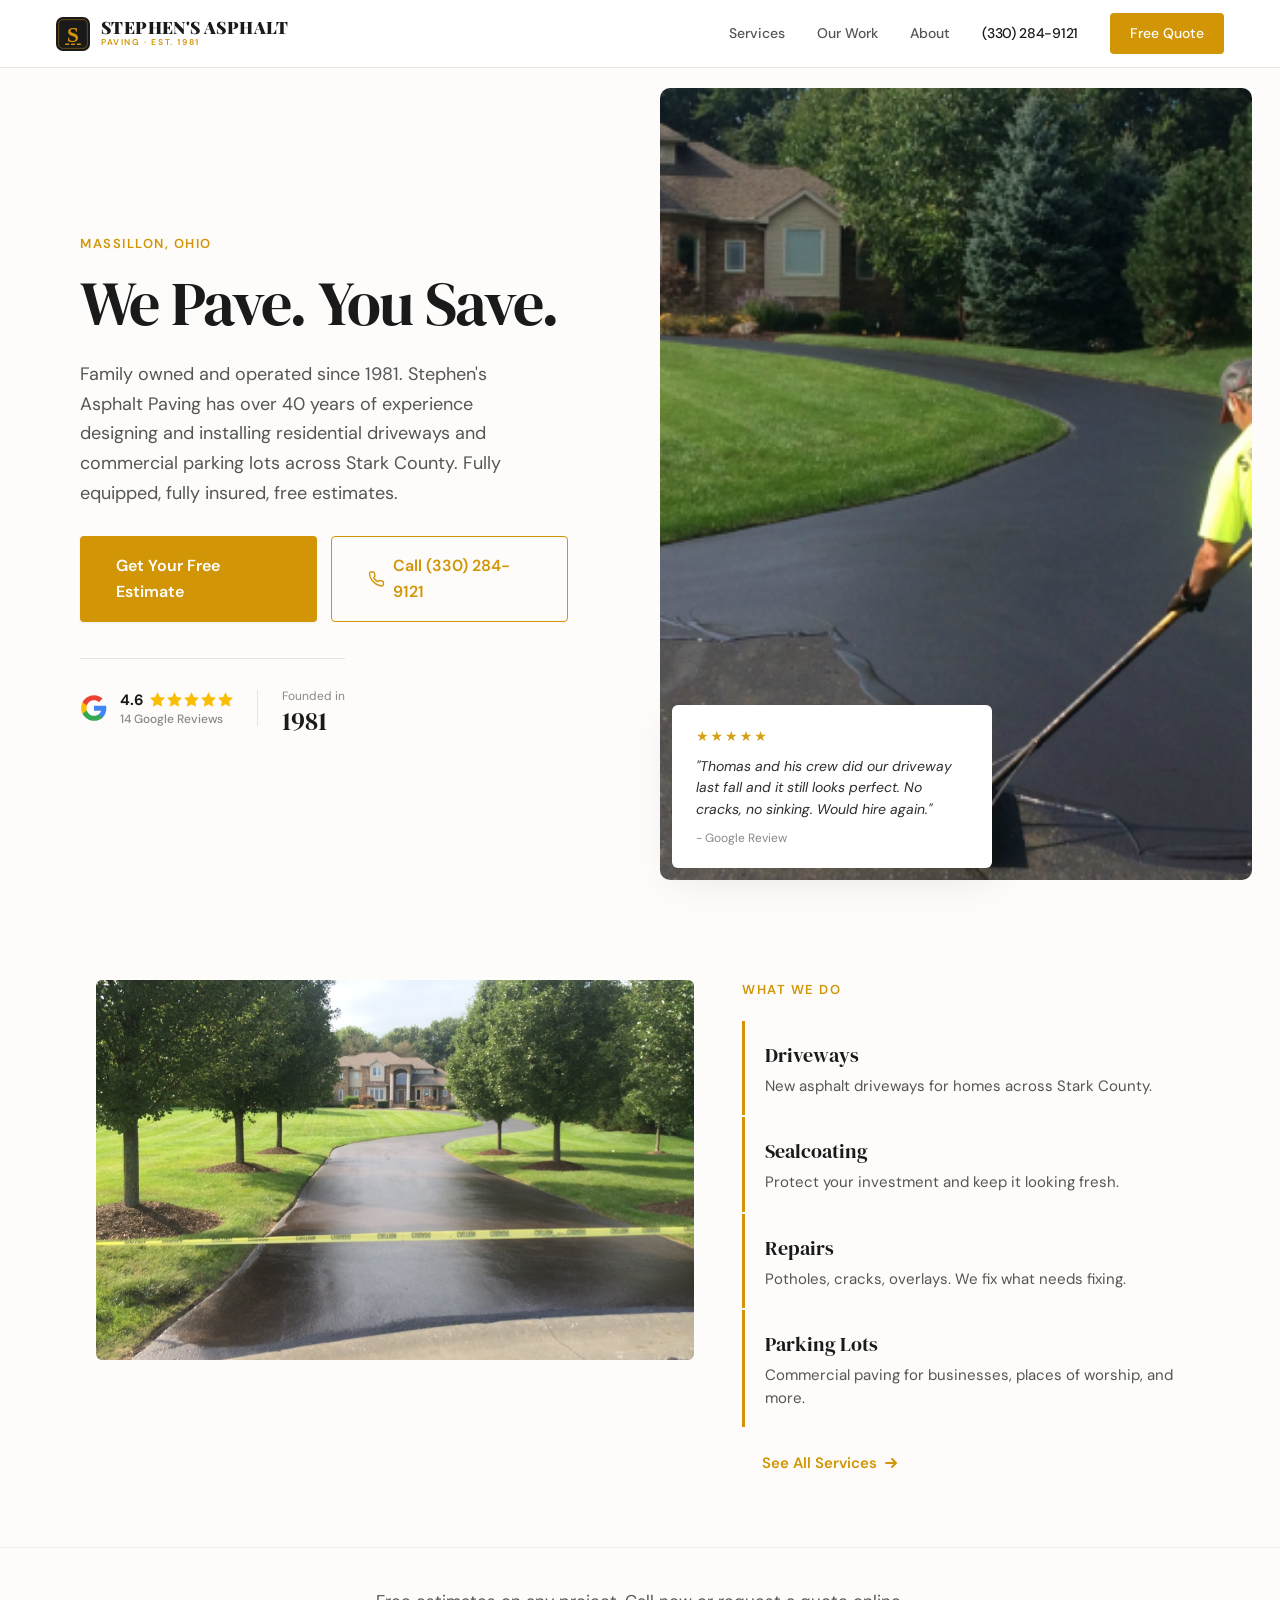
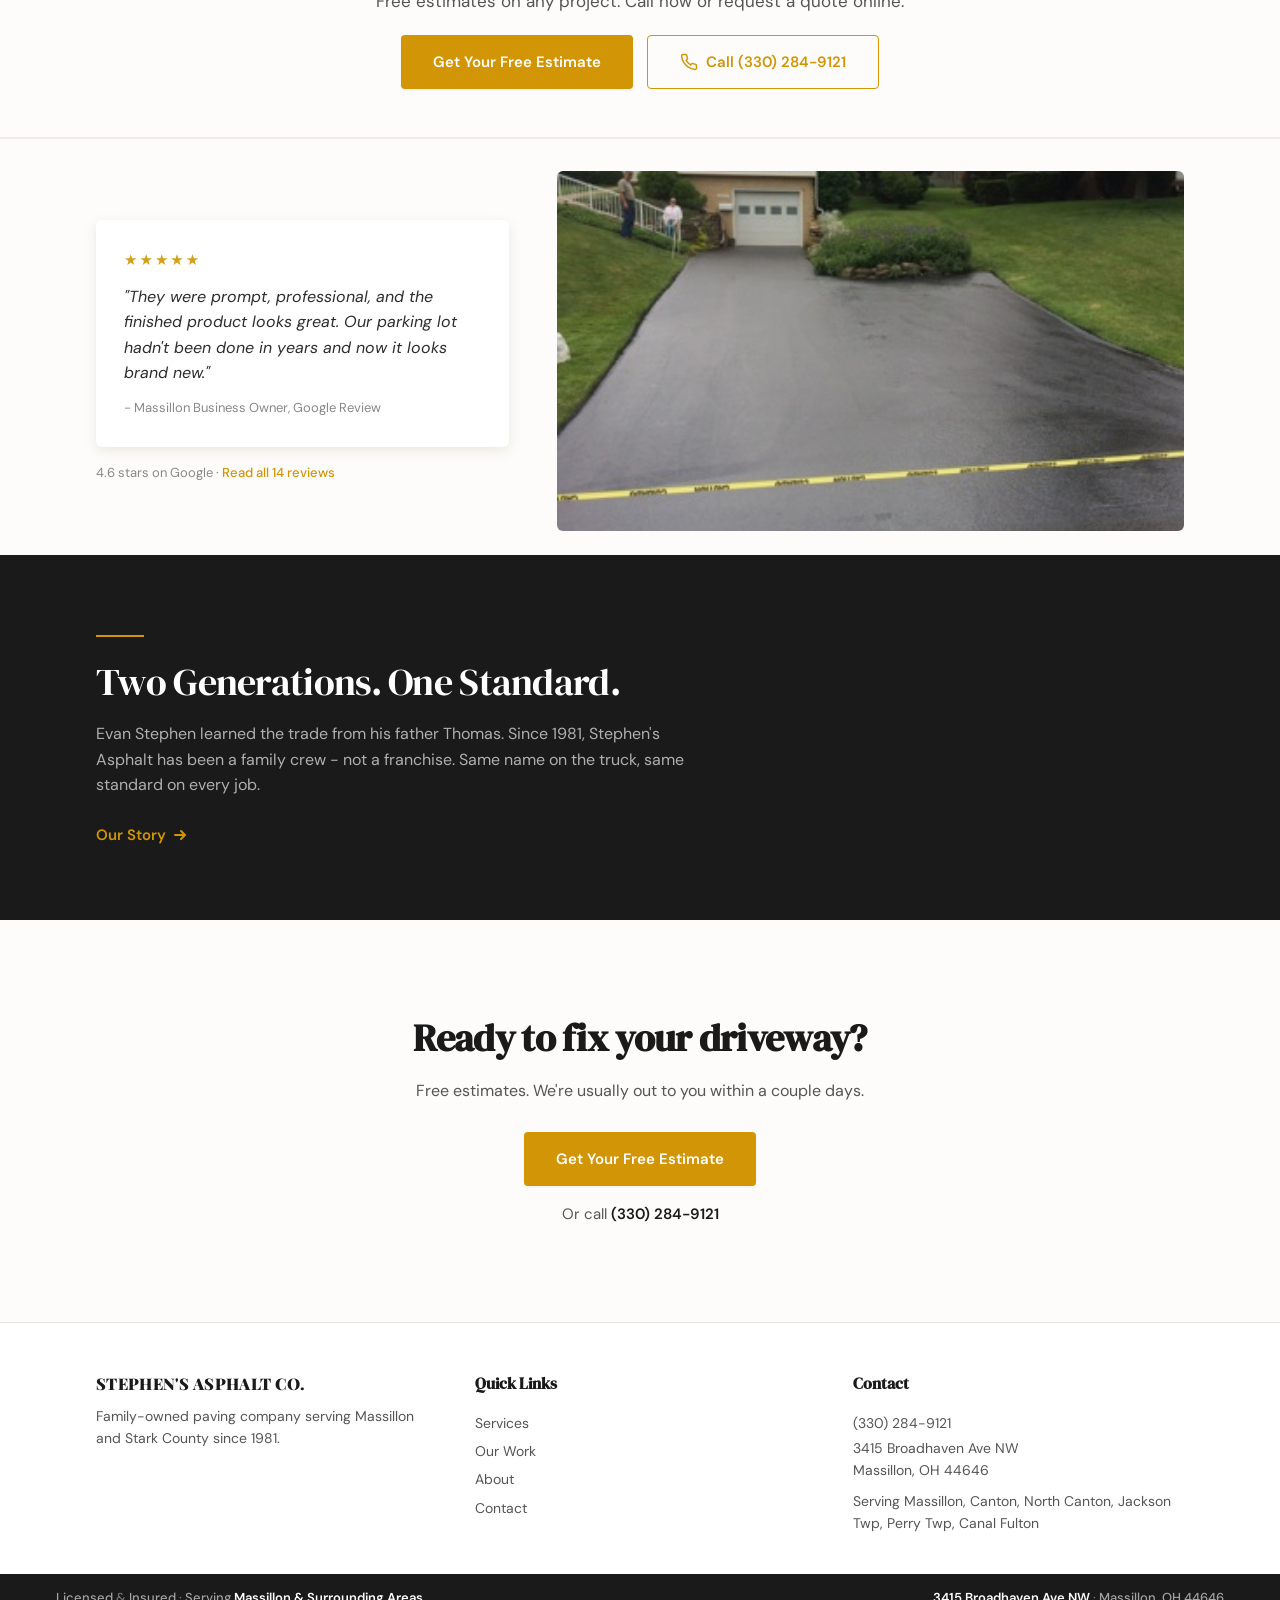
<file: index.html>
<!DOCTYPE html>
<html lang="en">
<head>
  <meta charset="UTF-8">
  <meta name="viewport" content="width=device-width, initial-scale=1">
  <title>Stephen's Asphalt Paving - Driveways & Parking Lots | Massillon, OH</title>
  <meta name="description" content="Family-owned asphalt paving in Massillon, OH since 1981. Driveways, parking lots, sealcoating, and repairs. Free estimates. Call (330) 284-9121.">
  <meta name="robots" content="index, follow">

  <!-- Open Graph -->
  <meta property="og:title" content="Stephen's Asphalt Paving - Massillon, OH">
  <meta property="og:description" content="Family-owned asphalt paving since 1981. Driveways, parking lots, sealcoating. Free estimates.">
  <meta property="og:image" content="img/photo-1.jpg">
  <meta property="og:type" content="website">

  <!-- Geo -->
  <meta name="geo.region" content="US-OH">
  <meta name="geo.placename" content="Massillon">

  <link rel="preconnect" href="https://fonts.googleapis.com">
  <link rel="preconnect" href="https://fonts.gstatic.com" crossorigin>
  <link href="https://fonts.googleapis.com/css2?family=DM+Sans:ital,opsz,wght@0,9..40,400;0,9..40,500;0,9..40,600;0,9..40,700;1,9..40,400&family=DM+Serif+Display&family=Playfair+Display:wght@700;800;900&display=swap" rel="stylesheet">
    <link rel="icon" href="/favicon.ico?v=2" sizes="any">
  <link rel="icon" type="image/svg+xml" href="/favicon.svg?v=2">
  <link rel="icon" type="image/png" sizes="96x96" href="/favicon-96.png?v=2">
  <link rel="icon" type="image/png" sizes="32x32" href="/favicon-32.png?v=2">
  <link rel="icon" type="image/png" sizes="16x16" href="/favicon-16.png?v=2">
  <link rel="apple-touch-icon" sizes="180x180" href="/apple-touch-icon.png?v=2">
  <meta name="theme-color" content="#1a1a1a">
  <link rel="stylesheet" href="css/styles.css">

  <!-- LocalBusiness Schema -->
  <script type="application/ld+json">
  {
    "@context": "https://schema.org",
    "@type": "PavingContractor",
    "name": "Stephen's Asphalt Paving",
    "telephone": "+1-330-284-9121",
    "email": "evan.t.stephen@gmail.com",
    "address": {
      "@type": "PostalAddress",
      "streetAddress": "3415 Broadhaven Ave NW",
      "addressLocality": "Massillon",
      "addressRegion": "OH",
      "postalCode": "44646",
      "addressCountry": "US"
    },
    "geo": {
      "@type": "GeoCoordinates",
      "latitude": 40.8068,
      "longitude": -81.5225
    },
    "aggregateRating": {
      "@type": "AggregateRating",
      "ratingValue": "4.6",
      "reviewCount": "14"
    },
    "areaServed": [
      "Massillon", "Canton", "North Canton", "Jackson Township",
      "Perry Township", "Canal Fulton", "Navarre", "Stark County"
    ],
    "foundingDate": "1981",
    "description": "Family-owned asphalt paving company serving Massillon and Stark County since 1981. Residential driveways, commercial parking lots, sealcoating, and repairs.",
    "url": "https://stephensasphalt.com",
    "priceRange": "$$"
  }
  </script>
</head>
<body>

  <!-- NAV -->
  <nav class="nav">
    <a href="index.html" class="nav-brand" aria-label="Stephen's Asphalt Paving, established 1981"><img src="/favicon.svg" alt="" class="nav-mark" width="34" height="34"><span class="nav-wordmark"><span class="nav-name">Stephen's Asphalt</span><span class="nav-tag">Paving &middot; Est. 1981</span></span></a>

    <div class="nav-links">
      <a href="services.html">Services</a>
      <a href="gallery.html">Our Work</a>
      <a href="about.html">About</a>
      <a href="tel:+13302849121" class="nav-phone">(330) 284-9121</a>
      <a href="contact.html" class="nav-cta">Free Quote</a>
    </div>

    <div class="nav-mobile-controls">
      <a href="tel:+13302849121" class="nav-mobile-phone">(330) 284-9121</a>
      <button class="hamburger" aria-label="Menu">
        <span></span>
        <span></span>
        <span></span>
      </button>
    </div>
  </nav>

  <!-- Mobile Panel -->
  <div class="nav-panel-overlay"></div>
  <div class="nav-panel">
    <a href="services.html">Services</a>
    <a href="gallery.html">Our Work</a>
    <a href="about.html">About</a>
    <a href="contact.html">Contact</a>
    <div class="nav-panel-phone">
      <a href="tel:+13302849121">(330) 284-9121</a>
      <a href="contact.html" class="btn-primary">Get Free Quote</a>
    </div>
  </div>

  <main>

    <!-- HERO -->
    <section class="hero">
      <div class="hero-text">
        <div class="hero-location">Massillon, Ohio</div>
        <h1>We Pave. You Save.</h1>
        <p class="hero-desc">Family owned and operated since 1981. Stephen's Asphalt Paving has over 40 years of experience designing and installing residential driveways and commercial parking lots across Stark County. Fully equipped, fully insured, free estimates.</p>
        <div class="hero-ctas">
          <a href="contact.html" class="btn-primary">Get Your Free Estimate</a>
          <a href="tel:+13302849121" class="btn-outline">
            <svg viewBox="0 0 24 24" fill="none" stroke="currentColor" stroke-width="2" stroke-linecap="round" stroke-linejoin="round"><path d="M22 16.92v3a2 2 0 0 1-2.18 2 19.79 19.79 0 0 1-8.63-3.07 19.5 19.5 0 0 1-6-6 19.79 19.79 0 0 1-3.07-8.67A2 2 0 0 1 4.11 2h3a2 2 0 0 1 2 1.72 12.84 12.84 0 0 0 .7 2.81 2 2 0 0 1-.45 2.11L8.09 9.91a16 16 0 0 0 6 6l1.27-1.27a2 2 0 0 1 2.11-.45 12.84 12.84 0 0 0 2.81.7A2 2 0 0 1 22 16.92z"/></svg>
            Call (330) 284-9121
          </a>
        </div>

        <div class="hero-meta">
          <a href="https://www.google.com/search?q=Stephen%27s+Asphalt+Paving+Massillon+OH+reviews" class="google-reviews" target="_blank" rel="noopener">
            <svg class="google-g" viewBox="0 0 48 48" width="28" height="28">
              <path fill="#4285F4" d="M45.12 24.5c0-1.56-.14-3.06-.4-4.5H24v8.51h11.84c-.51 2.75-2.06 5.08-4.39 6.64v5.52h7.11c4.16-3.83 6.56-9.47 6.56-16.17z"/>
              <path fill="#34A853" d="M24 46c5.94 0 10.92-1.97 14.56-5.33l-7.11-5.52c-1.97 1.32-4.49 2.1-7.45 2.1-5.73 0-10.58-3.87-12.31-9.07H4.34v5.7C7.96 41.07 15.4 46 24 46z"/>
              <path fill="#FBBC05" d="M11.69 28.18c-.44-1.32-.69-2.73-.69-4.18s.25-2.86.69-4.18v-5.7H4.34C2.85 17.09 2 20.45 2 24c0 3.55.85 6.91 2.34 9.88l7.35-5.7z"/>
              <path fill="#EA4335" d="M24 10.75c3.23 0 6.13 1.11 8.41 3.29l6.31-6.31C34.91 4.18 29.93 2 24 2 15.4 2 7.96 6.93 4.34 14.12l7.35 5.7c1.73-5.2 6.58-9.07 12.31-9.07z"/>
            </svg>
            <div class="google-reviews-info">
              <strong>
                4.6
                <span class="google-stars">
                  <svg viewBox="0 0 24 24" fill="#FBBC04"><path d="M12 .587l3.668 7.568 8.332 1.151-6.064 5.828 1.48 8.279L12 19.446l-7.416 3.967 1.48-8.279L0 9.306l8.332-1.151z"/></svg>
                  <svg viewBox="0 0 24 24" fill="#FBBC04"><path d="M12 .587l3.668 7.568 8.332 1.151-6.064 5.828 1.48 8.279L12 19.446l-7.416 3.967 1.48-8.279L0 9.306l8.332-1.151z"/></svg>
                  <svg viewBox="0 0 24 24" fill="#FBBC04"><path d="M12 .587l3.668 7.568 8.332 1.151-6.064 5.828 1.48 8.279L12 19.446l-7.416 3.967 1.48-8.279L0 9.306l8.332-1.151z"/></svg>
                  <svg viewBox="0 0 24 24" fill="#FBBC04"><path d="M12 .587l3.668 7.568 8.332 1.151-6.064 5.828 1.48 8.279L12 19.446l-7.416 3.967 1.48-8.279L0 9.306l8.332-1.151z"/></svg>
                  <svg viewBox="0 0 24 24" fill="#FBBC04"><path d="M12 .587l3.668 7.568 8.332 1.151-6.064 5.828 1.48 8.279L12 19.446l-7.416 3.967 1.48-8.279L0 9.306l8.332-1.151z"/></svg>
                </span>
              </strong>
              <span>14 Google Reviews</span>
            </div>
          </a>
          <div class="hero-meta-divider"></div>
          <div class="hero-meta-item">
            <div class="hero-meta-label" style="margin-bottom: 2px;">Founded in</div>
            <div class="hero-meta-value">1981</div>
          </div>
        </div>
      </div>

      <div class="hero-photo">
        <img src="img/photo-3.png" alt="Stephen's Asphalt crew member sealcoating a residential driveway in Massillon, Ohio">
        <div class="review-card--overlay">
          <div class="review-stars">&#9733;&#9733;&#9733;&#9733;&#9733;</div>
          <div class="review-text">"Thomas and his crew did our driveway last fall and it still looks perfect. No cracks, no sinking. Would hire again."</div>
          <div class="review-author">- Google Review</div>
        </div>
      </div>
    </section>

    <!-- Review card (mobile only, shown below hero photo) -->
    <div class="review-card">
      <div class="review-stars">&#9733;&#9733;&#9733;&#9733;&#9733;</div>
      <div class="review-text">"Thomas and his crew did our driveway last fall and it still looks perfect. No cracks, no sinking. Would hire again."</div>
      <div class="review-author">- Google Review</div>
    </div>


    <!-- WHAT WE DO -->
    <section class="section--standard">
      <div class="container">
        <div class="services-preview reveal">
          <div class="services-preview-photo">
            <img src="img/photo-1.jpg" alt="Freshly paved curved driveway leading to a residential home in Massillon, Ohio" loading="lazy">
          </div>
          <div class="services-preview-list">
            <div class="label" style="margin-bottom: 20px;">What We Do</div>
            <div class="service-item">
              <h3>Driveways</h3>
              <p>New asphalt driveways for homes across Stark County.</p>
            </div>
            <div class="service-item">
              <h3>Sealcoating</h3>
              <p>Protect your investment and keep it looking fresh.</p>
            </div>
            <div class="service-item">
              <h3>Repairs</h3>
              <p>Potholes, cracks, overlays. We fix what needs fixing.</p>
            </div>
            <div class="service-item">
              <h3>Parking Lots</h3>
              <p>Commercial paving for businesses, places of worship, and more.</p>
            </div>
            <a href="services.html" class="text-link" style="margin-top: 24px; padding-left: 20px;">
              See All Services
              <svg viewBox="0 0 16 16" fill="none" stroke="currentColor" stroke-width="2" stroke-linecap="round"><path d="M3 8h10M9 4l4 4-4 4"/></svg>
            </a>
          </div>
        </div>
      </div>
    </section>


    <!-- MID-PAGE CTA -->
    <section class="mid-cta reveal">
      <div class="container" style="text-align: center;">
        <p style="font-size: 17px; color: var(--text-mid); margin-bottom: 20px;">Free estimates on any project. Call now or request a quote online.</p>
        <div class="hero-ctas" style="justify-content: center;">
          <a href="contact.html" class="btn-primary">Get Your Free Estimate</a>
          <a href="tel:+13302849121" class="btn-outline">
            <svg viewBox="0 0 24 24" fill="none" stroke="currentColor" stroke-width="2" stroke-linecap="round" stroke-linejoin="round" width="18" height="18"><path d="M22 16.92v3a2 2 0 0 1-2.18 2 19.79 19.79 0 0 1-8.63-3.07 19.5 19.5 0 0 1-6-6 19.79 19.79 0 0 1-3.07-8.67A2 2 0 0 1 4.11 2h3a2 2 0 0 1 2 1.72 12.84 12.84 0 0 0 .7 2.81 2 2 0 0 1-.45 2.11L8.09 9.91a16 16 0 0 0 6 6l1.27-1.27a2 2 0 0 1 2.11-.45 12.84 12.84 0 0 0 2.81.7A2 2 0 0 1 22 16.92z"/></svg>
            Call (330) 284-9121
          </a>
        </div>
      </div>
    </section>


    <!-- REVIEW + PHOTO -->
    <section class="section--tight" style="border-top: 1px solid var(--border-light);">
      <div class="container">
        <div class="review-photo-section reveal">
          <div>
            <div class="review-standalone">
              <div class="review-stars">&#9733;&#9733;&#9733;&#9733;&#9733;</div>
              <div class="review-text">"They were prompt, professional, and the finished product looks great. Our parking lot hadn't been done in years and now it looks brand new."</div>
              <div class="review-author">- Massillon Business Owner, Google Review</div>
            </div>
            <div class="review-source">
              4.6 stars on Google &middot; <a href="https://www.google.com/search?q=Stephen%27s+Asphalt+Paving+Massillon+OH+reviews" target="_blank" rel="noopener">Read all 14 reviews</a>
            </div>
          </div>
          <div class="review-photo-img">
            <img src="img/photo-5.jpg" alt="Freshly paved residential driveway with garage in Stark County, Ohio" loading="lazy">
          </div>
        </div>
      </div>
    </section>


    <!-- DARK CTA BAND -->
    <section class="cta-band reveal">
      <div class="container">
        <div class="cta-band-inner">
          <div class="gold-rule"></div>
          <h2>Two Generations. One Standard.</h2>
          <p>Evan Stephen learned the trade from his father Thomas. Since 1981, Stephen's Asphalt has been a family crew - not a franchise. Same name on the truck, same standard on every job.</p>
          <a href="about.html" class="text-link">
            Our Story
            <svg viewBox="0 0 16 16" fill="none" stroke="currentColor" stroke-width="2" stroke-linecap="round"><path d="M3 8h10M9 4l4 4-4 4"/></svg>
          </a>
        </div>
      </div>
    </section>


    <!-- FINAL CTA -->
    <section class="final-cta reveal">
      <div class="container">
        <h2>Ready to fix your driveway?</h2>
        <p>Free estimates. We're usually out to you within a couple days.</p>
        <a href="contact.html" class="btn-primary">Get Your Free Estimate</a>
        <div class="phone-fallback">
          Or call <a href="tel:+13302849121">(330) 284-9121</a>
        </div>
      </div>
    </section>

  </main>


  <!-- FOOTER -->
  <footer class="footer">
    <div class="container">
      <div class="footer-grid">
        <div class="footer-col">
          <div class="footer-brand">Stephen's Asphalt Co.</div>
          <p>Family-owned paving company serving Massillon and Stark County since 1981.</p>
        </div>
        <div class="footer-col">
          <h4>Quick Links</h4>
          <a href="services.html">Services</a>
          <a href="gallery.html">Our Work</a>
          <a href="about.html">About</a>
          <a href="contact.html">Contact</a>
        </div>
        <div class="footer-col">
          <h4>Contact</h4>
          <p><a href="tel:+13302849121">(330) 284-9121</a></p>
          <p>3415 Broadhaven Ave NW<br>Massillon, OH 44646</p>
          <p style="margin-top: 8px;">Serving Massillon, Canton, North Canton, Jackson Twp, Perry Twp, Canal Fulton</p>
        </div>
      </div>
    </div>
  </footer>

  <div class="bottom-bar">
    <div>Licensed <span>&amp;</span> Insured <span>&middot;</span> Serving <strong>Massillon &amp; Surrounding Areas</strong></div>
    <div><strong>3415 Broadhaven Ave NW</strong> <span>&middot;</span> Massillon, OH 44646</div>
  </div>

  <!-- Sticky Mobile Call Bar -->
  <div class="sticky-call" id="stickyCall">
    <a href="tel:+13302849121">
      <svg width="18" height="18" viewBox="0 0 24 24" fill="none" stroke="currentColor" stroke-width="2" stroke-linecap="round" stroke-linejoin="round"><path d="M22 16.92v3a2 2 0 0 1-2.18 2 19.79 19.79 0 0 1-8.63-3.07 19.5 19.5 0 0 1-6-6 19.79 19.79 0 0 1-3.07-8.67A2 2 0 0 1 4.11 2h3a2 2 0 0 1 2 1.72 12.84 12.84 0 0 0 .7 2.81 2 2 0 0 1-.45 2.11L8.09 9.91a16 16 0 0 0 6 6l1.27-1.27a2 2 0 0 1 2.11-.45 12.84 12.84 0 0 0 2.81.7A2 2 0 0 1 22 16.92z"/></svg>
      Call (330) 284-9121
    </a>
  </div>

  <script src="js/main.js" defer></script>
</body>
</html>
</file>
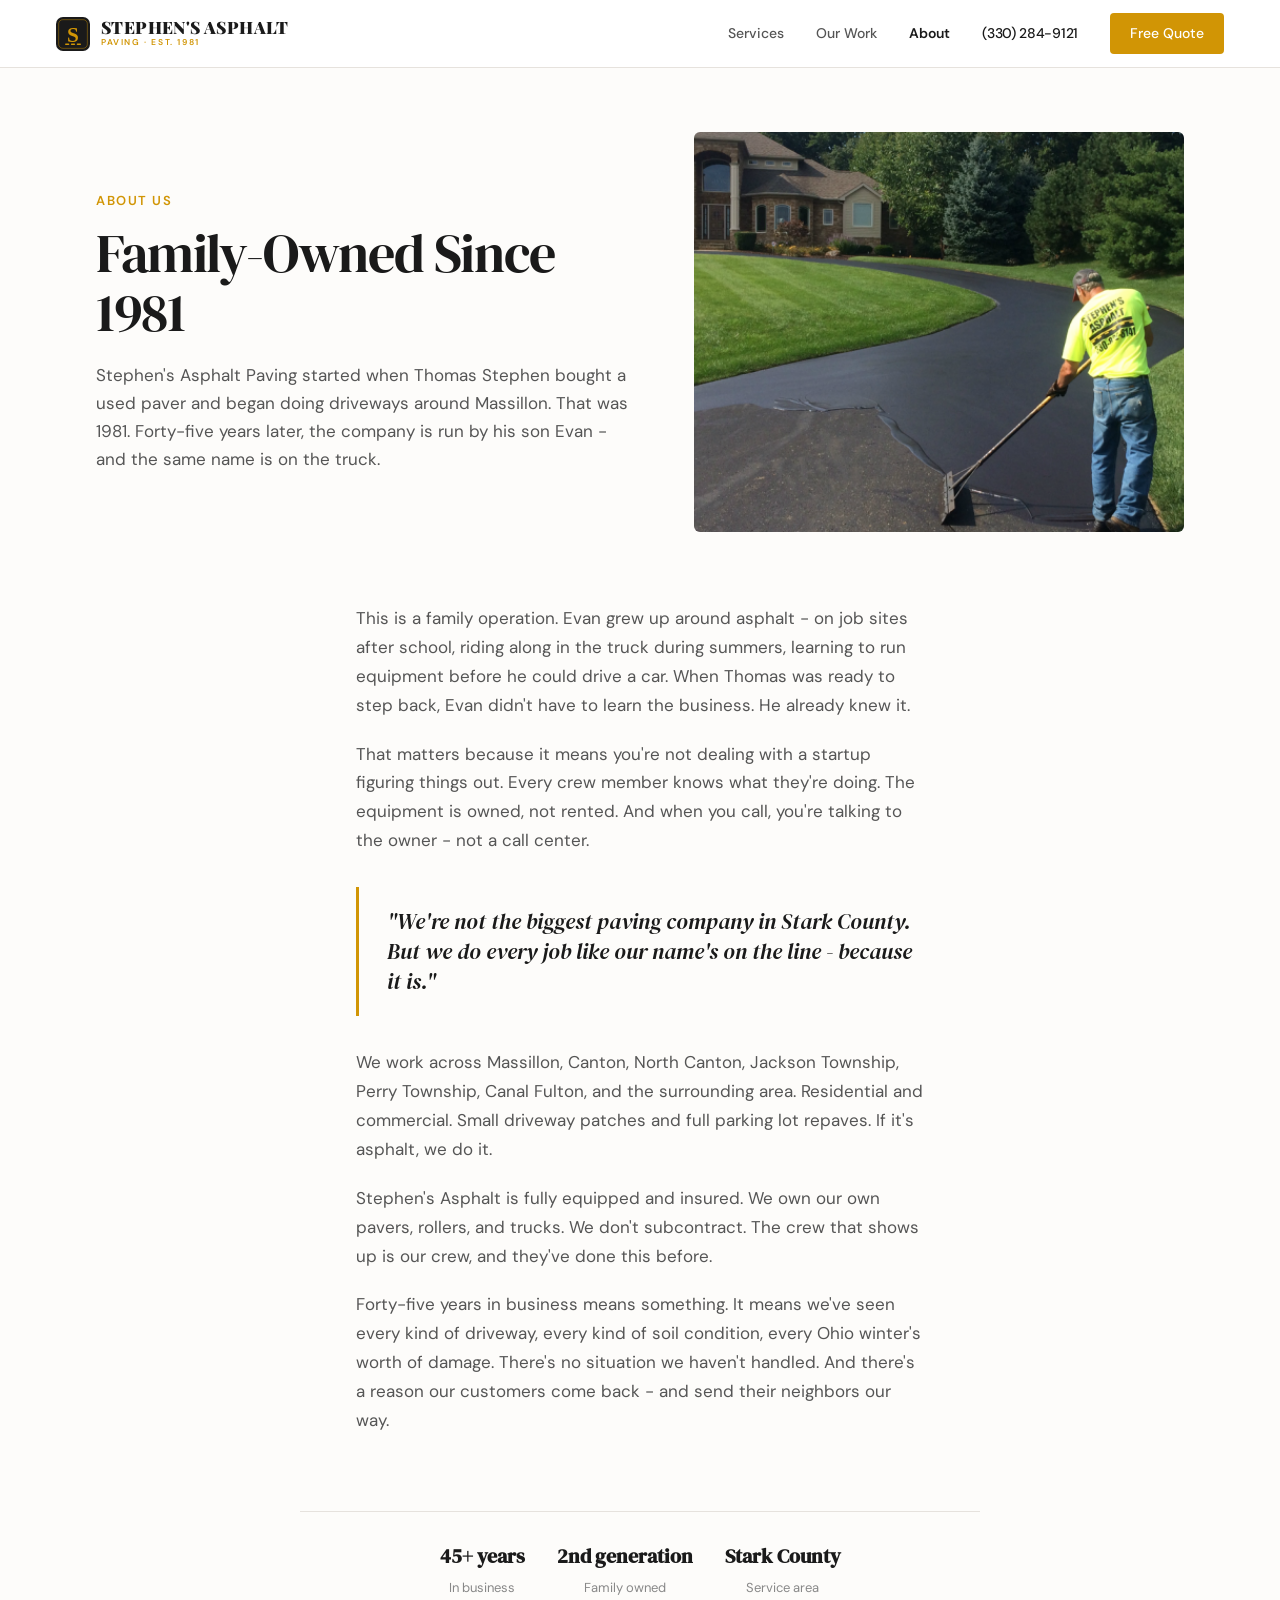
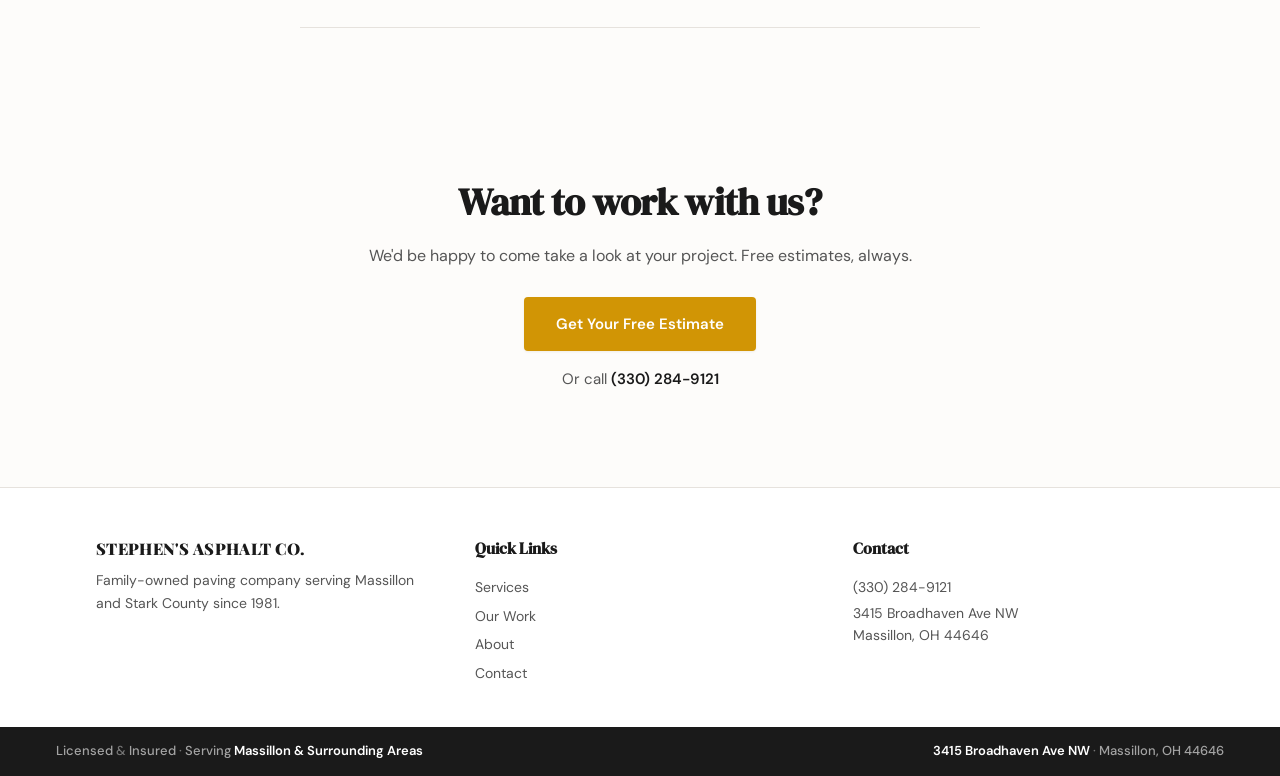
<file: about.html>
<!DOCTYPE html>
<html lang="en">
<head>
  <meta charset="UTF-8">
  <meta name="viewport" content="width=device-width, initial-scale=1">
  <title>About Us | Stephen's Asphalt Paving - Family Owned Since 1981</title>
  <meta name="description" content="Stephen's Asphalt Paving has been family-owned since 1981. Now in our second generation, we pave driveways and parking lots across Massillon and Stark County, OH.">
  <meta name="robots" content="index, follow">

  <meta property="og:title" content="About Stephen's Asphalt Paving">
  <meta property="og:description" content="Family-owned since 1981. Two generations of asphalt paving in Massillon, OH.">

  <link rel="preconnect" href="https://fonts.googleapis.com">
  <link rel="preconnect" href="https://fonts.gstatic.com" crossorigin>
  <link href="https://fonts.googleapis.com/css2?family=DM+Sans:ital,opsz,wght@0,9..40,400;0,9..40,500;0,9..40,600;0,9..40,700;1,9..40,400&family=DM+Serif+Display&family=Playfair+Display:wght@700;800;900&display=swap" rel="stylesheet">
    <link rel="icon" href="/favicon.ico?v=2" sizes="any">
  <link rel="icon" type="image/svg+xml" href="/favicon.svg?v=2">
  <link rel="icon" type="image/png" sizes="96x96" href="/favicon-96.png?v=2">
  <link rel="icon" type="image/png" sizes="32x32" href="/favicon-32.png?v=2">
  <link rel="icon" type="image/png" sizes="16x16" href="/favicon-16.png?v=2">
  <link rel="apple-touch-icon" sizes="180x180" href="/apple-touch-icon.png?v=2">
  <meta name="theme-color" content="#1a1a1a">
  <link rel="stylesheet" href="css/styles.css">
</head>
<body>

  <!-- NAV -->
  <nav class="nav">
    <a href="index.html" class="nav-brand" aria-label="Stephen's Asphalt Paving, established 1981"><img src="/favicon.svg" alt="" class="nav-mark" width="34" height="34"><span class="nav-wordmark"><span class="nav-name">Stephen's Asphalt</span><span class="nav-tag">Paving &middot; Est. 1981</span></span></a>
    <div class="nav-links">
      <a href="services.html">Services</a>
      <a href="gallery.html">Our Work</a>
      <a href="about.html" class="active">About</a>
      <a href="tel:+13302849121" class="nav-phone">(330) 284-9121</a>
      <a href="contact.html" class="nav-cta">Free Quote</a>
    </div>
    <div class="nav-mobile-controls">
      <a href="tel:+13302849121" class="nav-mobile-phone">(330) 284-9121</a>
      <button class="hamburger" aria-label="Menu"><span></span><span></span><span></span></button>
    </div>
  </nav>
  <div class="nav-panel-overlay"></div>
  <div class="nav-panel">
    <a href="services.html">Services</a>
    <a href="gallery.html">Our Work</a>
    <a href="about.html">About</a>
    <a href="contact.html">Contact</a>
    <div class="nav-panel-phone">
      <a href="tel:+13302849121">(330) 284-9121</a>
      <a href="contact.html" class="btn-primary">Get Free Quote</a>
    </div>
  </div>

  <main>

    <!-- ABOUT INTRO -->
    <section class="container">
      <div class="about-intro reveal">
        <div class="about-intro-text">
          <div class="label">About Us</div>
          <h1>Family-Owned Since 1981</h1>
          <p>Stephen's Asphalt Paving started when Thomas Stephen bought a used paver and began doing driveways around Massillon. That was 1981. Forty-five years later, the company is run by his son Evan - and the same name is on the truck.</p>
        </div>
        <div class="about-intro-photo">
          <img src="img/photo-3.png" alt="Stephen's Asphalt crew member in branded shirt working on a driveway" loading="lazy">
        </div>
      </div>
    </section>


    <!-- STORY -->
    <section class="about-story reveal">
      <p>This is a family operation. Evan grew up around asphalt - on job sites after school, riding along in the truck during summers, learning to run equipment before he could drive a car. When Thomas was ready to step back, Evan didn't have to learn the business. He already knew it.</p>

      <p>That matters because it means you're not dealing with a startup figuring things out. Every crew member knows what they're doing. The equipment is owned, not rented. And when you call, you're talking to the owner - not a call center.</p>

      <blockquote>
        <p>"We're not the biggest paving company in Stark County. But we do every job like our name's on the line - because it is."</p>
      </blockquote>

      <p>We work across Massillon, Canton, North Canton, Jackson Township, Perry Township, Canal Fulton, and the surrounding area. Residential and commercial. Small driveway patches and full parking lot repaves. If it's asphalt, we do it.</p>

      <p>Stephen's Asphalt is fully equipped and insured. We own our own pavers, rollers, and trucks. We don't subcontract. The crew that shows up is our crew, and they've done this before.</p>

      <p>Forty-five years in business means something. It means we've seen every kind of driveway, every kind of soil condition, every Ohio winter's worth of damage. There's no situation we haven't handled. And there's a reason our customers come back - and send their neighbors our way.</p>
    </section>


    <!-- BY THE NUMBERS -->
    <div class="about-numbers reveal">
      <div class="about-number">
        <strong>45+ years</strong>
        <span>In business</span>
      </div>
      <div class="about-number">
        <strong>2nd generation</strong>
        <span>Family owned</span>
      </div>
      <div class="about-number">
        <strong>Stark County</strong>
        <span>Service area</span>
      </div>
    </div>


    <!-- FINAL CTA -->
    <section class="final-cta reveal">
      <div class="container">
        <h2>Want to work with us?</h2>
        <p>We'd be happy to come take a look at your project. Free estimates, always.</p>
        <a href="contact.html" class="btn-primary">Get Your Free Estimate</a>
        <div class="phone-fallback">
          Or call <a href="tel:+13302849121">(330) 284-9121</a>
        </div>
      </div>
    </section>

  </main>

  <!-- FOOTER -->
  <footer class="footer">
    <div class="container">
      <div class="footer-grid">
        <div class="footer-col">
          <div class="footer-brand">Stephen's Asphalt Co.</div>
          <p>Family-owned paving company serving Massillon and Stark County since 1981.</p>
        </div>
        <div class="footer-col">
          <h4>Quick Links</h4>
          <a href="services.html">Services</a>
          <a href="gallery.html">Our Work</a>
          <a href="about.html">About</a>
          <a href="contact.html">Contact</a>
        </div>
        <div class="footer-col">
          <h4>Contact</h4>
          <p><a href="tel:+13302849121">(330) 284-9121</a></p>
          <p>3415 Broadhaven Ave NW<br>Massillon, OH 44646</p>
        </div>
      </div>
    </div>
  </footer>
  <div class="bottom-bar">
    <div>Licensed <span>&amp;</span> Insured <span>&middot;</span> Serving <strong>Massillon &amp; Surrounding Areas</strong></div>
    <div><strong>3415 Broadhaven Ave NW</strong> <span>&middot;</span> Massillon, OH 44646</div>
  </div>

  <div class="sticky-call" id="stickyCall">
    <a href="tel:+13302849121">
      <svg width="18" height="18" viewBox="0 0 24 24" fill="none" stroke="currentColor" stroke-width="2" stroke-linecap="round" stroke-linejoin="round"><path d="M22 16.92v3a2 2 0 0 1-2.18 2 19.79 19.79 0 0 1-8.63-3.07 19.5 19.5 0 0 1-6-6 19.79 19.79 0 0 1-3.07-8.67A2 2 0 0 1 4.11 2h3a2 2 0 0 1 2 1.72 12.84 12.84 0 0 0 .7 2.81 2 2 0 0 1-.45 2.11L8.09 9.91a16 16 0 0 0 6 6l1.27-1.27a2 2 0 0 1 2.11-.45 12.84 12.84 0 0 0 2.81.7A2 2 0 0 1 22 16.92z"/></svg>
      Call (330) 284-9121
    </a>
  </div>

  <script src="js/main.js" defer></script>
</body>
</html>
</file>
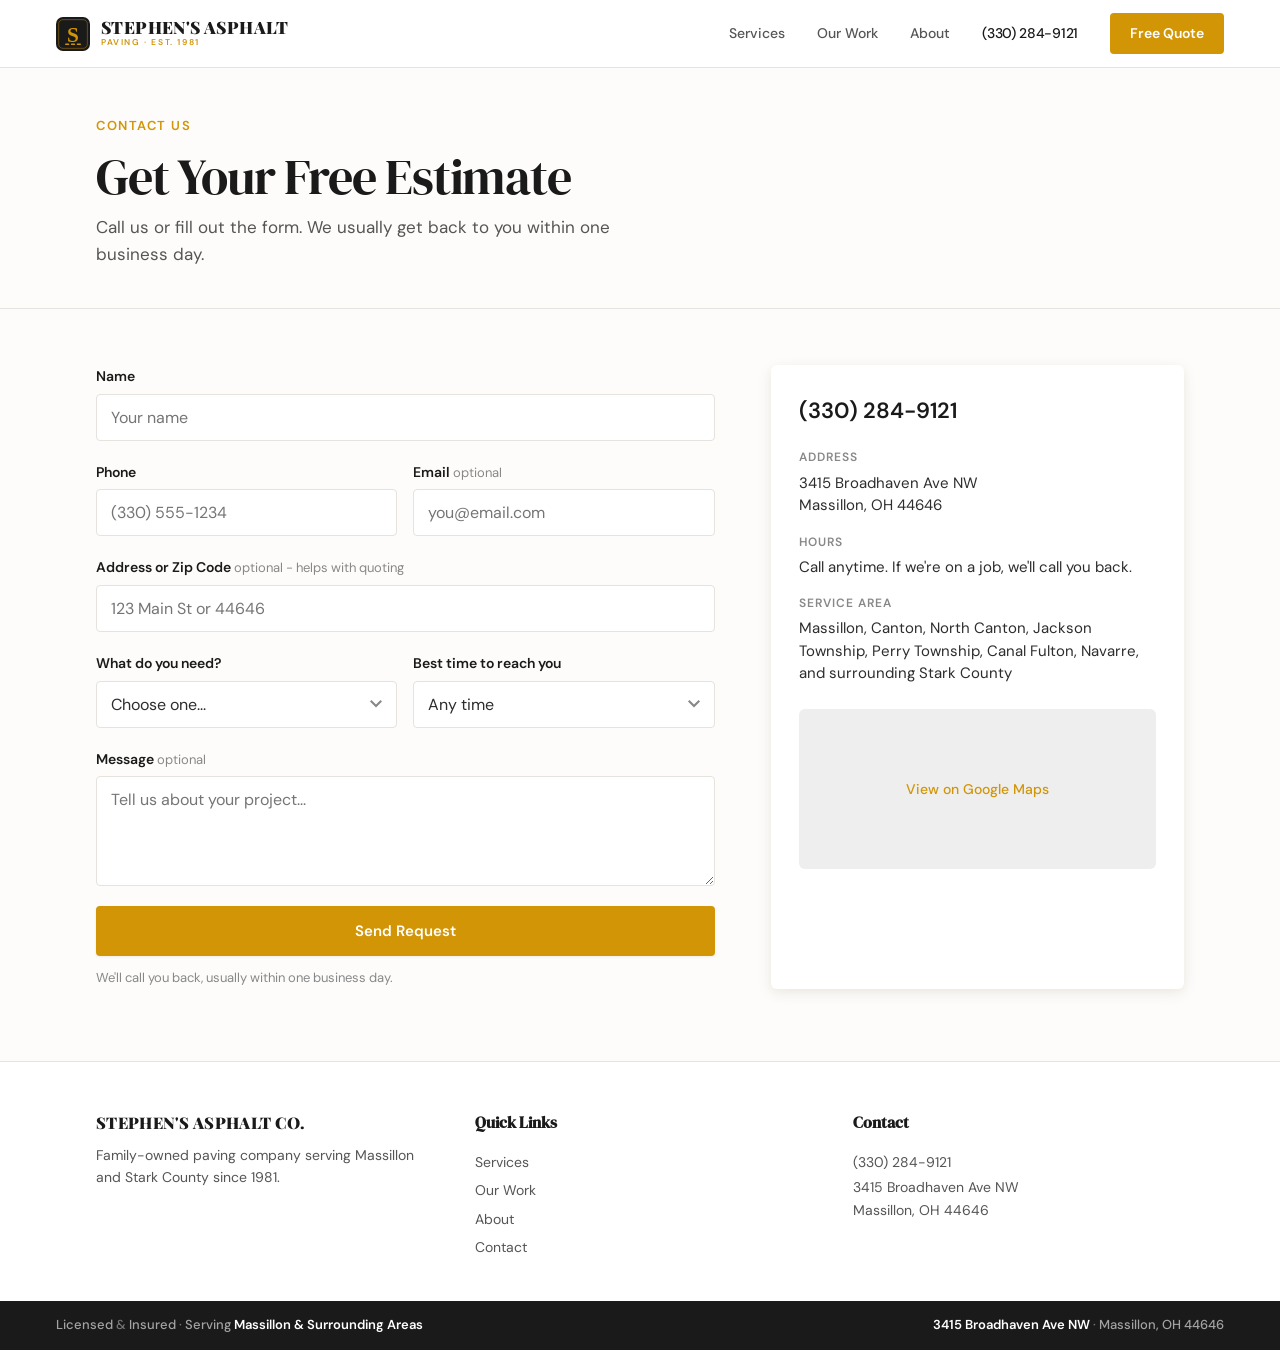
<file: contact.html>
<!DOCTYPE html>
<html lang="en">
<head>
  <meta charset="UTF-8">
  <meta name="viewport" content="width=device-width, initial-scale=1">
  <title>Contact Us | Stephen's Asphalt Paving - Massillon, OH</title>
  <meta name="description" content="Get a free estimate for your driveway or parking lot. Call (330) 284-9121 or fill out our form. Stephen's Asphalt Paving, Massillon, OH.">
  <meta name="robots" content="index, follow">

  <meta property="og:title" content="Contact Stephen's Asphalt Paving">
  <meta property="og:description" content="Free estimates for driveways, parking lots, and sealcoating in Massillon, OH.">

  <link rel="preconnect" href="https://fonts.googleapis.com">
  <link rel="preconnect" href="https://fonts.gstatic.com" crossorigin>
  <link href="https://fonts.googleapis.com/css2?family=DM+Sans:ital,opsz,wght@0,9..40,400;0,9..40,500;0,9..40,600;0,9..40,700;1,9..40,400&family=DM+Serif+Display&family=Playfair+Display:wght@700;800;900&display=swap" rel="stylesheet">
    <link rel="icon" href="/favicon.ico?v=2" sizes="any">
  <link rel="icon" type="image/svg+xml" href="/favicon.svg?v=2">
  <link rel="icon" type="image/png" sizes="96x96" href="/favicon-96.png?v=2">
  <link rel="icon" type="image/png" sizes="32x32" href="/favicon-32.png?v=2">
  <link rel="icon" type="image/png" sizes="16x16" href="/favicon-16.png?v=2">
  <link rel="apple-touch-icon" sizes="180x180" href="/apple-touch-icon.png?v=2">
  <meta name="theme-color" content="#1a1a1a">
  <link rel="stylesheet" href="css/styles.css">
</head>
<body>

  <!-- NAV -->
  <nav class="nav">
    <a href="index.html" class="nav-brand" aria-label="Stephen's Asphalt Paving, established 1981"><img src="/favicon.svg" alt="" class="nav-mark" width="34" height="34"><span class="nav-wordmark"><span class="nav-name">Stephen's Asphalt</span><span class="nav-tag">Paving &middot; Est. 1981</span></span></a>
    <div class="nav-links">
      <a href="services.html">Services</a>
      <a href="gallery.html">Our Work</a>
      <a href="about.html">About</a>
      <a href="tel:+13302849121" class="nav-phone">(330) 284-9121</a>
      <a href="contact.html" class="nav-cta active">Free Quote</a>
    </div>
    <div class="nav-mobile-controls">
      <a href="tel:+13302849121" class="nav-mobile-phone">(330) 284-9121</a>
      <button class="hamburger" aria-label="Menu"><span></span><span></span><span></span></button>
    </div>
  </nav>
  <div class="nav-panel-overlay"></div>
  <div class="nav-panel">
    <a href="services.html">Services</a>
    <a href="gallery.html">Our Work</a>
    <a href="about.html">About</a>
    <a href="contact.html">Contact</a>
    <div class="nav-panel-phone">
      <a href="tel:+13302849121">(330) 284-9121</a>
      <a href="contact.html" class="btn-primary">Get Free Quote</a>
    </div>
  </div>

  <main>

    <!-- PAGE HEADER -->
    <section class="page-header">
      <div class="container">
        <div class="label">Contact Us</div>
        <h1>Get Your Free Estimate</h1>
        <p>Call us or fill out the form. We usually get back to you within one business day.</p>
      </div>
    </section>

    <!-- CONTACT LAYOUT -->
    <section class="container">
      <div class="contact-layout">
        <!-- Form -->
        <div id="formWrapper">
          <form id="contactForm" class="contact-form reveal">
            <input type="text" name="_honey" tabindex="-1" autocomplete="off" style="display:none" aria-hidden="true">
            <div class="form-group">
              <label for="name">Name</label>
              <input type="text" id="name" name="name" required placeholder="Your name">
            </div>

            <div class="form-row">
              <div class="form-group">
                <label for="phone">Phone</label>
                <input type="tel" id="phone" name="phone" required placeholder="(330) 555-1234">
              </div>
              <div class="form-group">
                <label for="email">Email <span class="optional">optional</span></label>
                <input type="email" id="email" name="email" placeholder="you@email.com">
              </div>
            </div>

            <div class="form-group">
              <label for="address">Address or Zip Code <span class="optional">optional - helps with quoting</span></label>
              <input type="text" id="address" name="address" placeholder="123 Main St or 44646">
            </div>

            <div class="form-row">
              <div class="form-group">
                <label for="service">What do you need?</label>
                <select id="service" name="service">
                  <option value="">Choose one...</option>
                  <option value="new-driveway">New Driveway</option>
                  <option value="driveway-repair">Driveway Repair</option>
                  <option value="sealcoating">Sealcoating</option>
                  <option value="parking-lot">Parking Lot</option>
                  <option value="other">Other</option>
                </select>
              </div>
              <div class="form-group">
                <label for="time">Best time to reach you</label>
                <select id="time" name="preferred_time">
                  <option value="">Any time</option>
                  <option value="morning">Morning (8-12)</option>
                  <option value="afternoon">Afternoon (12-5)</option>
                  <option value="evening">Evening (5-8)</option>
                </select>
              </div>
            </div>

            <div class="form-group">
              <label for="message">Message <span class="optional">optional</span></label>
              <textarea id="message" name="message" rows="4" placeholder="Tell us about your project..."></textarea>
            </div>

            <button type="submit" class="btn-primary btn-primary--full">Send Request</button>
            <p class="form-note">We'll call you back, usually within one business day.</p>
          </form>
        </div>

        <!-- Contact Card -->
        <div class="contact-card reveal">
          <a href="tel:+13302849121" class="contact-card-phone">(330) 284-9121</a>
          <dl>
            <dt>Address</dt>
            <dd>3415 Broadhaven Ave NW<br>Massillon, OH 44646</dd>

            <dt>Hours</dt>
            <dd>Call anytime. If we're on a job, we'll call you back.</dd>

            <dt>Service Area</dt>
            <dd>Massillon, Canton, North Canton, Jackson Township, Perry Township, Canal Fulton, Navarre, and surrounding Stark County</dd>
          </dl>

          <!-- Static map placeholder -->
          <div style="margin-top: 24px; background: #eee; border-radius: 6px; height: 160px; display: flex; align-items: center; justify-content: center; color: var(--text-light); font-size: 14px;">
            <a href="https://www.google.com/maps/place/3415+Broadhaven+Ave+NW,+Massillon,+OH+44646" target="_blank" rel="noopener" style="color: var(--accent); font-weight: 500;">
              View on Google Maps
            </a>
          </div>
        </div>
      </div>
    </section>

  </main>

  <!-- FOOTER -->
  <footer class="footer">
    <div class="container">
      <div class="footer-grid">
        <div class="footer-col">
          <div class="footer-brand">Stephen's Asphalt Co.</div>
          <p>Family-owned paving company serving Massillon and Stark County since 1981.</p>
        </div>
        <div class="footer-col">
          <h4>Quick Links</h4>
          <a href="services.html">Services</a>
          <a href="gallery.html">Our Work</a>
          <a href="about.html">About</a>
          <a href="contact.html">Contact</a>
        </div>
        <div class="footer-col">
          <h4>Contact</h4>
          <p><a href="tel:+13302849121">(330) 284-9121</a></p>
          <p>3415 Broadhaven Ave NW<br>Massillon, OH 44646</p>
        </div>
      </div>
    </div>
  </footer>
  <div class="bottom-bar">
    <div>Licensed <span>&amp;</span> Insured <span>&middot;</span> Serving <strong>Massillon &amp; Surrounding Areas</strong></div>
    <div><strong>3415 Broadhaven Ave NW</strong> <span>&middot;</span> Massillon, OH 44646</div>
  </div>

  <div class="sticky-call" id="stickyCall">
    <a href="tel:+13302849121">
      <svg width="18" height="18" viewBox="0 0 24 24" fill="none" stroke="currentColor" stroke-width="2" stroke-linecap="round" stroke-linejoin="round"><path d="M22 16.92v3a2 2 0 0 1-2.18 2 19.79 19.79 0 0 1-8.63-3.07 19.5 19.5 0 0 1-6-6 19.79 19.79 0 0 1-3.07-8.67A2 2 0 0 1 4.11 2h3a2 2 0 0 1 2 1.72 12.84 12.84 0 0 0 .7 2.81 2 2 0 0 1-.45 2.11L8.09 9.91a16 16 0 0 0 6 6l1.27-1.27a2 2 0 0 1 2.11-.45 12.84 12.84 0 0 0 2.81.7A2 2 0 0 1 22 16.92z"/></svg>
      Call (330) 284-9121
    </a>
  </div>

  <script src="js/main.js" defer></script>
</body>
</html>
</file>
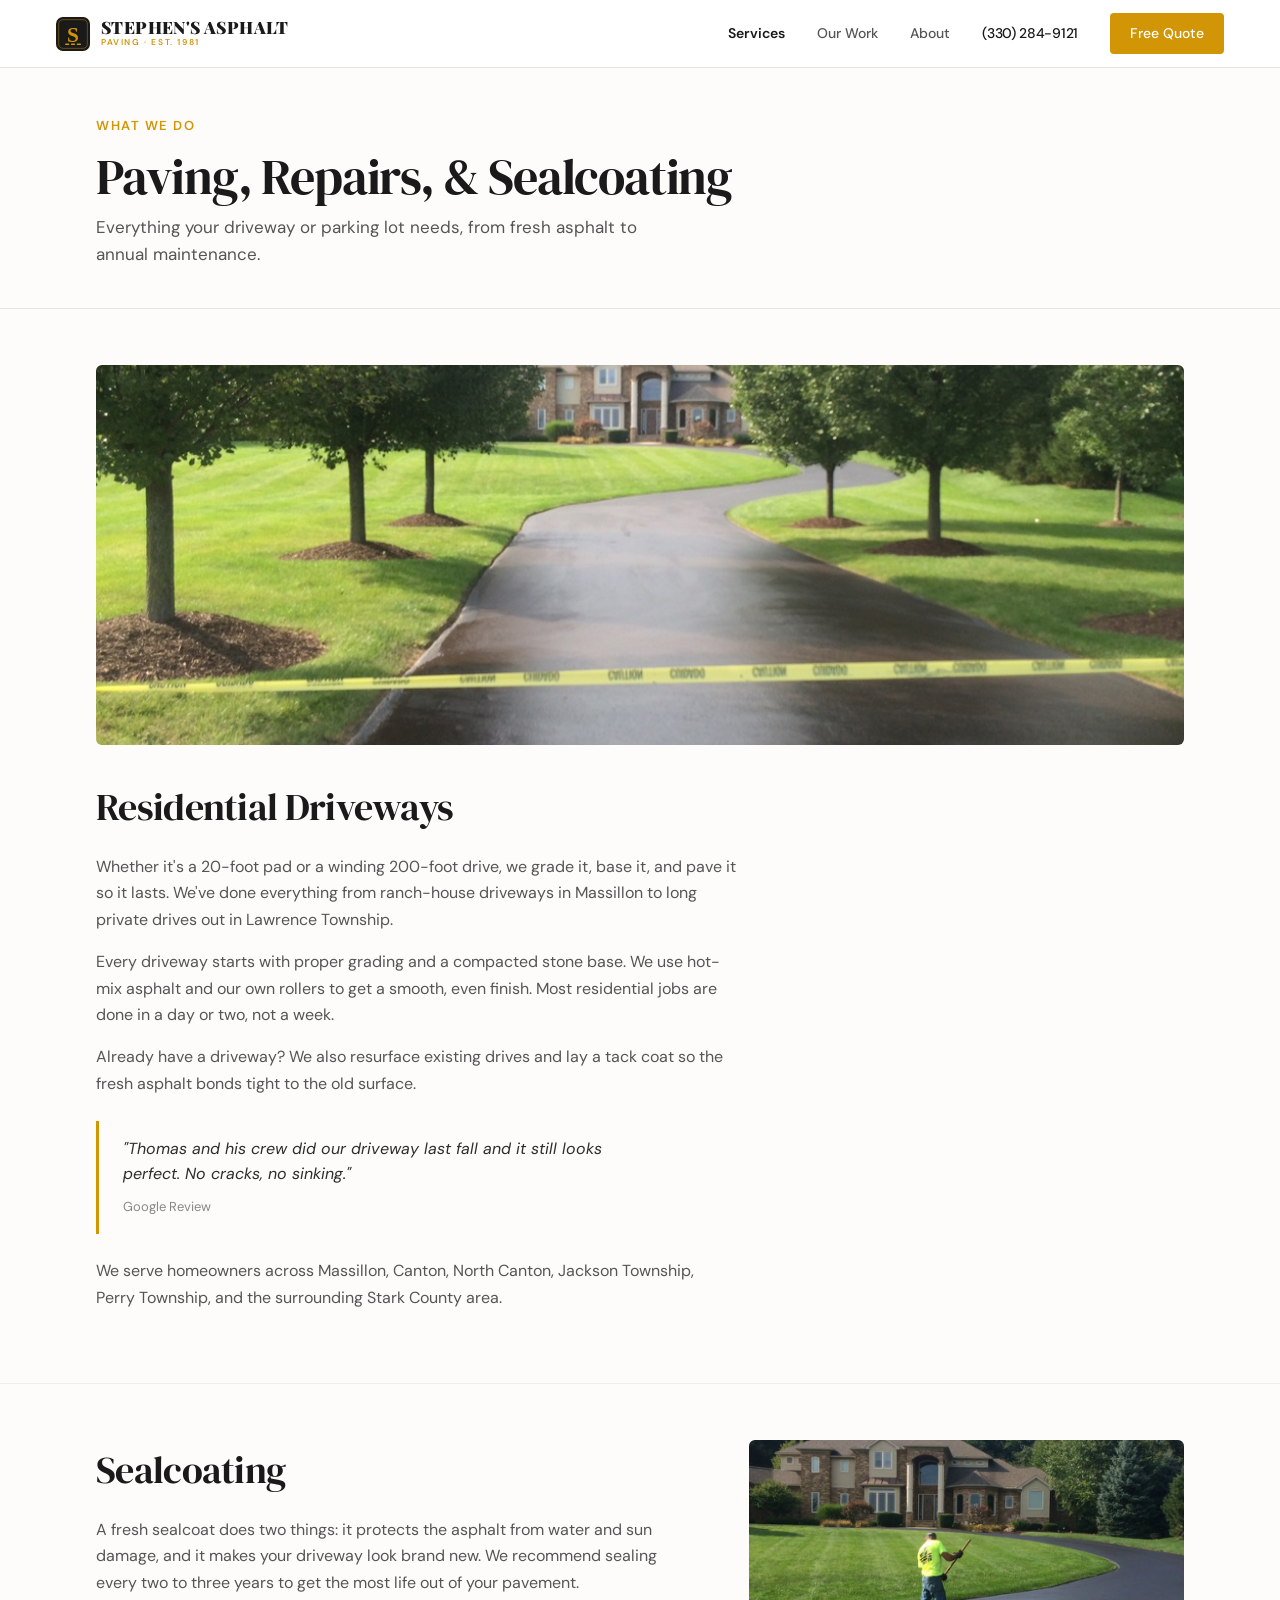
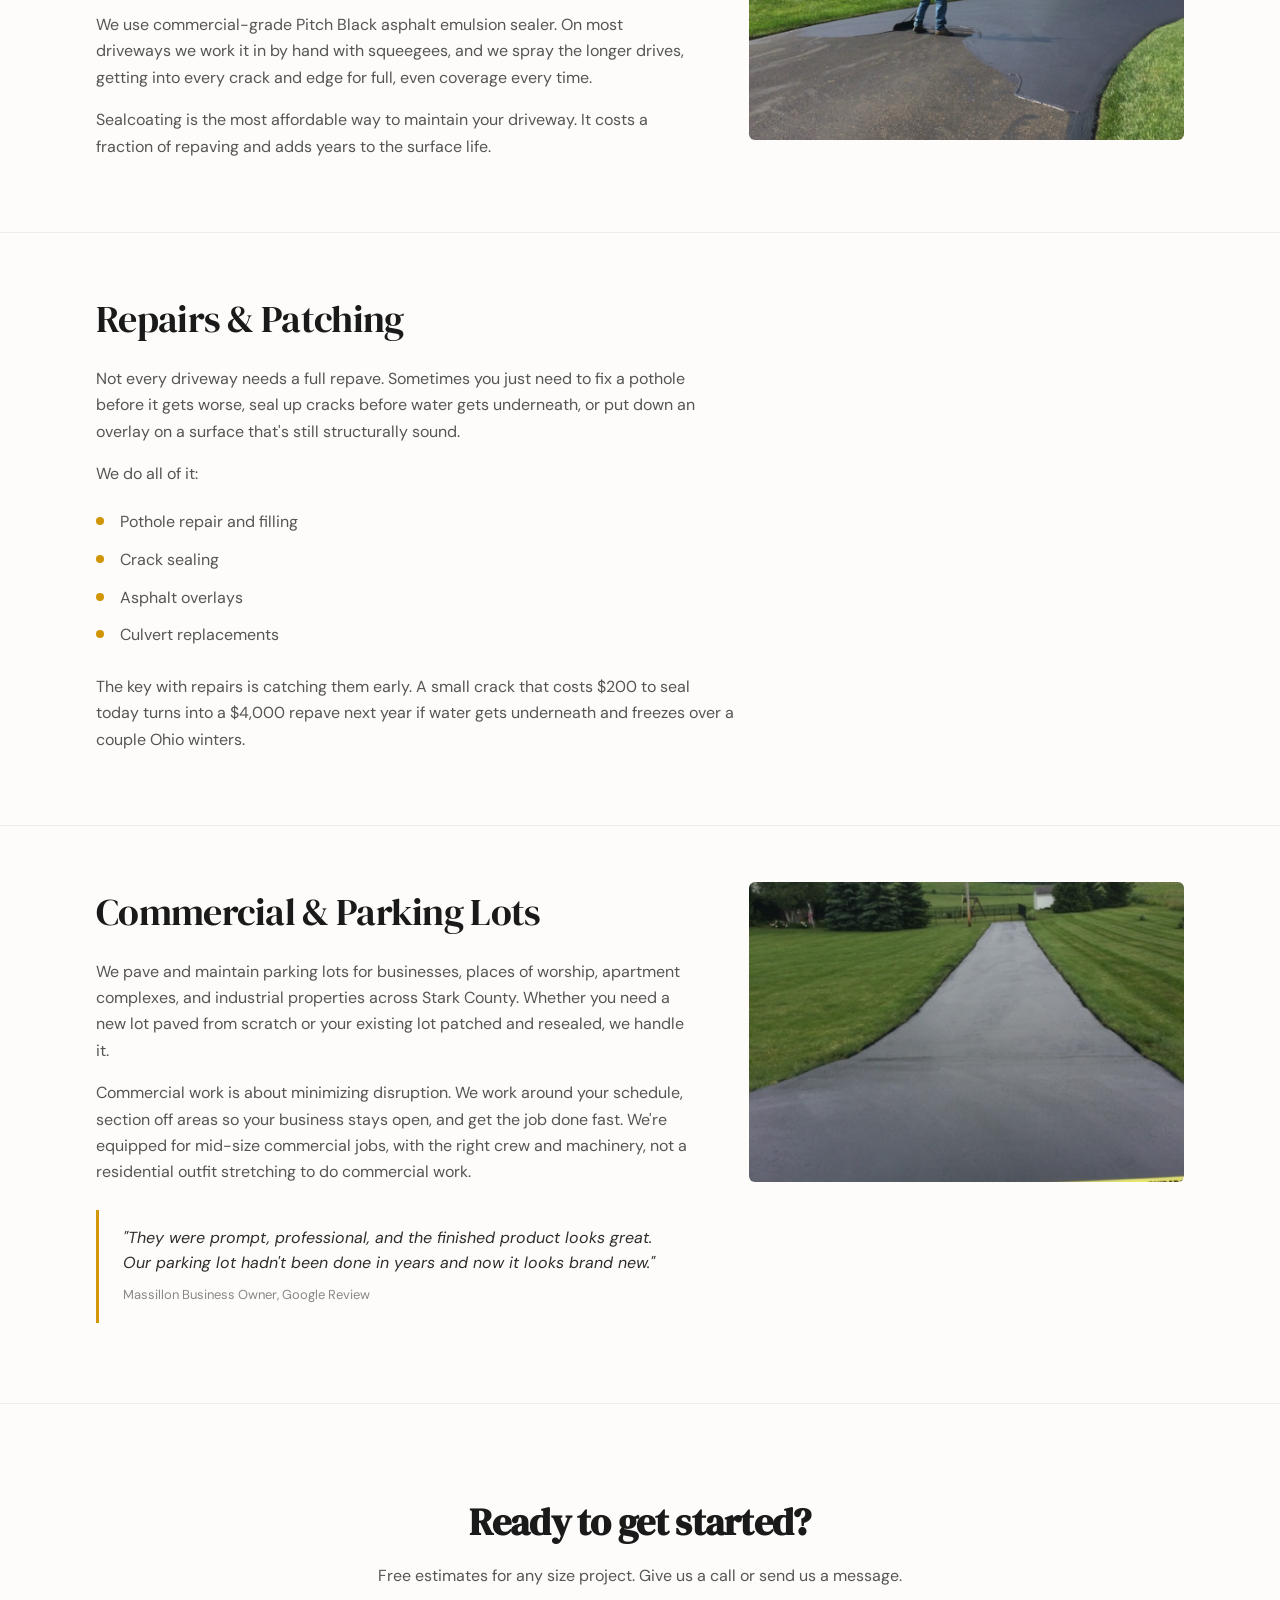
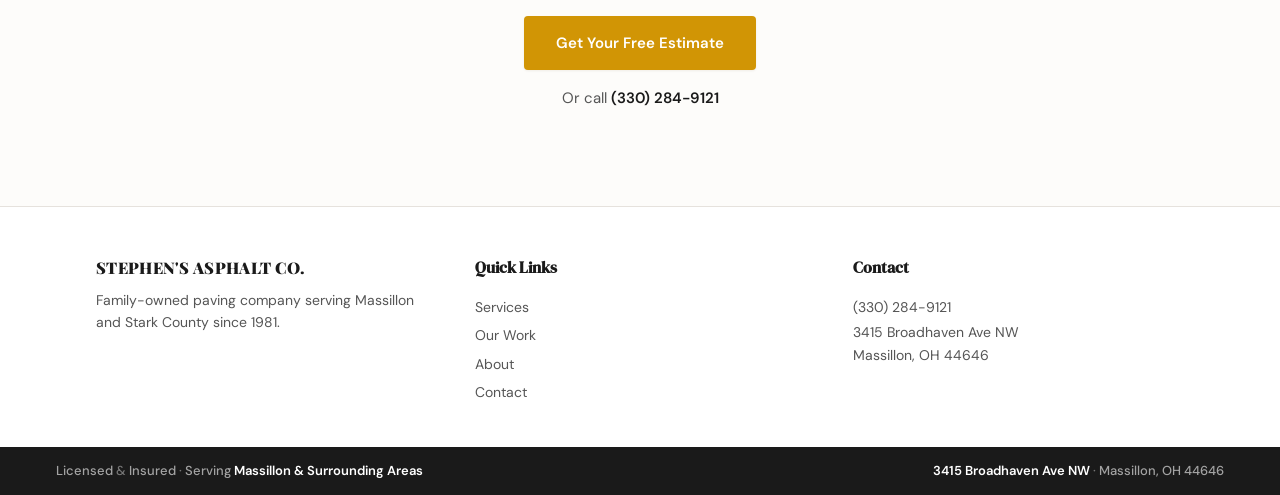
<file: services.html>
<!DOCTYPE html>
<html lang="en">
<head>
  <meta charset="UTF-8">
  <meta name="viewport" content="width=device-width, initial-scale=1">
  <title>Services | Stephen's Asphalt Paving - Massillon, OH</title>
  <meta name="description" content="Asphalt paving services in Massillon, OH: residential driveways, commercial parking lots, sealcoating, and repairs. Free estimates from Stephen's Asphalt Paving.">
  <meta name="robots" content="index, follow">

  <meta property="og:title" content="Services - Stephen's Asphalt Paving">
  <meta property="og:description" content="Driveways, parking lots, sealcoating, and repairs in Massillon and Stark County, OH.">

  <link rel="preconnect" href="https://fonts.googleapis.com">
  <link rel="preconnect" href="https://fonts.gstatic.com" crossorigin>
  <link href="https://fonts.googleapis.com/css2?family=DM+Sans:ital,opsz,wght@0,9..40,400;0,9..40,500;0,9..40,600;0,9..40,700;1,9..40,400&family=DM+Serif+Display&family=Playfair+Display:wght@700;800;900&display=swap" rel="stylesheet">
    <link rel="icon" href="/favicon.ico?v=2" sizes="any">
  <link rel="icon" type="image/svg+xml" href="/favicon.svg?v=2">
  <link rel="icon" type="image/png" sizes="96x96" href="/favicon-96.png?v=2">
  <link rel="icon" type="image/png" sizes="32x32" href="/favicon-32.png?v=2">
  <link rel="icon" type="image/png" sizes="16x16" href="/favicon-16.png?v=2">
  <link rel="apple-touch-icon" sizes="180x180" href="/apple-touch-icon.png?v=2">
  <meta name="theme-color" content="#1a1a1a">
  <link rel="stylesheet" href="css/styles.css">
</head>
<body>

  <!-- NAV -->
  <nav class="nav">
    <a href="index.html" class="nav-brand" aria-label="Stephen's Asphalt Paving, established 1981"><img src="/favicon.svg" alt="" class="nav-mark" width="34" height="34"><span class="nav-wordmark"><span class="nav-name">Stephen's Asphalt</span><span class="nav-tag">Paving &middot; Est. 1981</span></span></a>
    <div class="nav-links">
      <a href="services.html" class="active">Services</a>
      <a href="gallery.html">Our Work</a>
      <a href="about.html">About</a>
      <a href="tel:+13302849121" class="nav-phone">(330) 284-9121</a>
      <a href="contact.html" class="nav-cta">Free Quote</a>
    </div>
    <div class="nav-mobile-controls">
      <a href="tel:+13302849121" class="nav-mobile-phone">(330) 284-9121</a>
      <button class="hamburger" aria-label="Menu"><span></span><span></span><span></span></button>
    </div>
  </nav>
  <div class="nav-panel-overlay"></div>
  <div class="nav-panel">
    <a href="services.html">Services</a>
    <a href="gallery.html">Our Work</a>
    <a href="about.html">About</a>
    <a href="contact.html">Contact</a>
    <div class="nav-panel-phone">
      <a href="tel:+13302849121">(330) 284-9121</a>
      <a href="contact.html" class="btn-primary">Get Free Quote</a>
    </div>
  </div>

  <main>

    <!-- PAGE HEADER -->
    <section class="page-header">
      <div class="container">
        <div class="label">What We Do</div>
        <h1>Paving, Repairs, &amp; Sealcoating</h1>
        <p>Everything your driveway or parking lot needs, from fresh asphalt to annual maintenance.</p>
      </div>
    </section>


    <!-- RESIDENTIAL DRIVEWAYS -->
    <section class="service-section">
      <div class="container reveal">
        <div class="service-full-photo">
          <img src="img/photo-1.jpg" alt="Freshly paved curved driveway at residential home in Massillon, Ohio" loading="lazy">
        </div>
        <div class="service-content">
          <h2>Residential Driveways</h2>
          <p>Whether it's a 20-foot pad or a winding 200-foot drive, we grade it, base it, and pave it so it lasts. We've done everything from ranch-house driveways in Massillon to long private drives out in Lawrence Township.</p>
          <p>Every driveway starts with proper grading and a compacted stone base. We use hot-mix asphalt and our own rollers to get a smooth, even finish. Most residential jobs are done in a day or two, not a week.</p>
          <p>Already have a driveway? We also resurface existing drives and lay a tack coat so the fresh asphalt bonds tight to the old surface.</p>

          <div class="pull-quote">
            <p>"Thomas and his crew did our driveway last fall and it still looks perfect. No cracks, no sinking."</p>
            <cite>Google Review</cite>
          </div>

          <p>We serve homeowners across Massillon, Canton, North Canton, Jackson Township, Perry Township, and the surrounding Stark County area.</p>
        </div>
      </div>
    </section>


    <!-- SEALCOATING -->
    <section class="service-section">
      <div class="container reveal">
        <div class="service-split">
          <div class="service-split-text service-content">
            <h2>Sealcoating</h2>
            <p>A fresh sealcoat does two things: it protects the asphalt from water and sun damage, and it makes your driveway look brand new. We recommend sealing every two to three years to get the most life out of your pavement.</p>
            <p>We use commercial-grade Pitch Black asphalt emulsion sealer. On most driveways we work it in by hand with squeegees, and we spray the longer drives, getting into every crack and edge for full, even coverage every time.</p>
            <p>Sealcoating is the most affordable way to maintain your driveway. It costs a fraction of repaving and adds years to the surface life.</p>
          </div>
          <div class="service-split-photo">
            <img src="img/photo-4.png" alt="Stephen's Asphalt crew member applying sealcoat to residential driveway" loading="lazy">
          </div>
        </div>
      </div>
    </section>


    <!-- REPAIRS & PATCHING -->
    <section class="service-section">
      <div class="container reveal">
        <div class="service-content">
          <h2>Repairs &amp; Patching</h2>
          <p>Not every driveway needs a full repave. Sometimes you just need to fix a pothole before it gets worse, seal up cracks before water gets underneath, or put down an overlay on a surface that's still structurally sound.</p>
          <p>We do all of it:</p>

          <ul class="gold-list">
            <li>Pothole repair and filling</li>
            <li>Crack sealing</li>
            <li>Asphalt overlays</li>
            <li>Culvert replacements</li>
          </ul>

          <p>The key with repairs is catching them early. A small crack that costs $200 to seal today turns into a $4,000 repave next year if water gets underneath and freezes over a couple Ohio winters.</p>
        </div>
      </div>
    </section>


    <!-- COMMERCIAL / PARKING LOTS -->
    <section class="service-section">
      <div class="container reveal">
        <div class="service-split">
          <div class="service-split-text service-content">
            <h2>Commercial &amp; Parking Lots</h2>
            <p>We pave and maintain parking lots for businesses, places of worship, apartment complexes, and industrial properties across Stark County. Whether you need a new lot paved from scratch or your existing lot patched and resealed, we handle it.</p>
            <p>Commercial work is about minimizing disruption. We work around your schedule, section off areas so your business stays open, and get the job done fast. We're equipped for mid-size commercial jobs, with the right crew and machinery, not a residential outfit stretching to do commercial work.</p>

            <div class="pull-quote">
              <p>"They were prompt, professional, and the finished product looks great. Our parking lot hadn't been done in years and now it looks brand new."</p>
              <cite>Massillon Business Owner, Google Review</cite>
            </div>
          </div>
          <div class="service-split-photo">
            <img src="img/photo-2.jpg" alt="Long freshly paved driveway extending through rural Ohio property" loading="lazy">
          </div>
        </div>
      </div>
    </section>


    <!-- FINAL CTA -->
    <section class="final-cta reveal">
      <div class="container">
        <h2>Ready to get started?</h2>
        <p>Free estimates for any size project. Give us a call or send us a message.</p>
        <a href="contact.html" class="btn-primary">Get Your Free Estimate</a>
        <div class="phone-fallback">
          Or call <a href="tel:+13302849121">(330) 284-9121</a>
        </div>
      </div>
    </section>

  </main>

  <!-- FOOTER -->
  <footer class="footer">
    <div class="container">
      <div class="footer-grid">
        <div class="footer-col">
          <div class="footer-brand">Stephen's Asphalt Co.</div>
          <p>Family-owned paving company serving Massillon and Stark County since 1981.</p>
        </div>
        <div class="footer-col">
          <h4>Quick Links</h4>
          <a href="services.html">Services</a>
          <a href="gallery.html">Our Work</a>
          <a href="about.html">About</a>
          <a href="contact.html">Contact</a>
        </div>
        <div class="footer-col">
          <h4>Contact</h4>
          <p><a href="tel:+13302849121">(330) 284-9121</a></p>
          <p>3415 Broadhaven Ave NW<br>Massillon, OH 44646</p>
        </div>
      </div>
    </div>
  </footer>
  <div class="bottom-bar">
    <div>Licensed <span>&amp;</span> Insured <span>&middot;</span> Serving <strong>Massillon &amp; Surrounding Areas</strong></div>
    <div><strong>3415 Broadhaven Ave NW</strong> <span>&middot;</span> Massillon, OH 44646</div>
  </div>

  <div class="sticky-call" id="stickyCall">
    <a href="tel:+13302849121">
      <svg width="18" height="18" viewBox="0 0 24 24" fill="none" stroke="currentColor" stroke-width="2" stroke-linecap="round" stroke-linejoin="round"><path d="M22 16.92v3a2 2 0 0 1-2.18 2 19.79 19.79 0 0 1-8.63-3.07 19.5 19.5 0 0 1-6-6 19.79 19.79 0 0 1-3.07-8.67A2 2 0 0 1 4.11 2h3a2 2 0 0 1 2 1.72 12.84 12.84 0 0 0 .7 2.81 2 2 0 0 1-.45 2.11L8.09 9.91a16 16 0 0 0 6 6l1.27-1.27a2 2 0 0 1 2.11-.45 12.84 12.84 0 0 0 2.81.7A2 2 0 0 1 22 16.92z"/></svg>
      Call (330) 284-9121
    </a>
  </div>

  <script src="js/main.js" defer></script>
</body>
</html>
</file>
<file: css/styles.css>
/* ============================================================
   STEPHEN'S ASPHALT PAVING - Design System
   Vibe: Editorial Luxury | Warm cream + gold accent
   Typography: DM Serif Display (headlines) + DM Sans (body)
   ============================================================ */

/* --- RESET --- */
*, *::before, *::after {
  margin: 0;
  padding: 0;
  box-sizing: border-box;
}

:root {
  /* Colors */
  --accent: #D19505;
  --accent-hover: #b8830a;
  --accent-faint: rgba(209, 149, 5, 0.08);
  --dark: #1a1a1a;
  --text: #2d2d2d;
  --text-mid: #555;
  --text-light: #888;
  --warm-white: #fdfcfa;
  --white: #ffffff;
  --border: #e6e2dd;
  --border-light: #f0ece7;

  /* Shadows - gold-tinted, multi-layer */
  --shadow-sm: 0 1px 3px rgba(0,0,0,0.05), 0 1px 2px rgba(209,149,5,0.03);
  --shadow-md: 0 4px 16px rgba(0,0,0,0.07), 0 2px 6px rgba(209,149,5,0.05);
  --shadow-lg: 0 12px 40px rgba(0,0,0,0.09), 0 4px 12px rgba(209,149,5,0.06);

  /* Typography */
  --font-brand: 'Playfair Display', Georgia, serif;
  --font-serif: 'DM Serif Display', Georgia, serif;
  --font-sans: 'DM Sans', -apple-system, system-ui, sans-serif;

  /* Spacing (8px base) */
  --sp-1: 8px;
  --sp-2: 16px;
  --sp-3: 24px;
  --sp-4: 32px;
  --sp-5: 40px;
  --sp-6: 48px;
  --sp-8: 64px;
  --sp-10: 80px;
  --sp-12: 96px;

  /* Layout */
  --container-max: 1200px;
  --container-pad: 24px;
  --nav-height: 64px;
}

html {
  scroll-behavior: smooth;
}

body {
  font-family: var(--font-sans);
  color: var(--text);
  background: var(--warm-white);
  -webkit-font-smoothing: antialiased;
  -moz-osx-font-smoothing: grayscale;
  line-height: 1.6;
  font-size: 16px;
  overflow-x: hidden;
}

body.nav-open {
  overflow: hidden;
}

img {
  max-width: 100%;
  height: auto;
  display: block;
}

a {
  color: inherit;
  text-decoration: none;
}

ul, ol {
  list-style: none;
}

button {
  font-family: inherit;
  cursor: pointer;
  border: none;
  background: none;
}

input, select, textarea {
  font-family: inherit;
  font-size: inherit;
}


/* --- TYPOGRAPHY --- */

.h1 {
  font-family: var(--font-serif);
  font-size: 34px;
  font-weight: 400;
  line-height: 1.1;
  letter-spacing: -0.5px;
  color: var(--dark);
}

.h2 {
  font-family: var(--font-serif);
  font-size: 28px;
  font-weight: 400;
  line-height: 1.15;
  letter-spacing: -0.4px;
  color: var(--dark);
}

.h3 {
  font-family: var(--font-serif);
  font-size: 22px;
  font-weight: 400;
  line-height: 1.2;
  letter-spacing: -0.3px;
  color: var(--dark);
}

.body-lg {
  font-size: 18px;
  line-height: 1.65;
  color: var(--text-mid);
}

.label {
  font-size: 13px;
  font-weight: 600;
  text-transform: uppercase;
  letter-spacing: 1.5px;
  color: var(--accent);
}

.container {
  max-width: var(--container-max);
  margin: 0 auto;
  padding: 0 var(--container-pad);
}


/* --- BUTTONS --- */

.btn-primary {
  display: inline-flex;
  align-items: center;
  justify-content: center;
  background: var(--accent);
  color: var(--white);
  padding: 15px 32px;
  border-radius: 4px;
  font-size: 15px;
  font-weight: 600;
  text-decoration: none;
  border: none;
  cursor: pointer;
  box-shadow: var(--shadow-sm);
  transition: background 0.3s cubic-bezier(0.32, 0.72, 0, 1),
              box-shadow 0.3s cubic-bezier(0.32, 0.72, 0, 1);
}

.btn-primary:hover {
  background: var(--accent-hover);
  box-shadow: var(--shadow-md);
}

.btn-primary:active {
  transform: scale(0.98);
}

.btn-primary--full {
  width: 100%;
}

.btn-outline {
  display: inline-flex;
  align-items: center;
  justify-content: center;
  background: transparent;
  color: var(--accent);
  padding: 14px 32px;
  border-radius: 4px;
  font-size: 15px;
  font-weight: 600;
  text-decoration: none;
  border: 1.5px solid var(--accent);
  cursor: pointer;
  transition: background 0.3s cubic-bezier(0.32, 0.72, 0, 1),
              color 0.3s cubic-bezier(0.32, 0.72, 0, 1);
}

.btn-outline:hover {
  background: var(--accent);
  color: var(--white);
}

.text-link {
  color: var(--accent);
  font-weight: 600;
  font-size: 15px;
  text-decoration: none;
  display: inline-flex;
  align-items: center;
  gap: 6px;
  transition: gap 0.3s cubic-bezier(0.32, 0.72, 0, 1);
}

.text-link:hover {
  gap: 10px;
}

.text-link svg {
  width: 16px;
  height: 16px;
}


/* --- NAVIGATION --- */

.nav {
  display: flex;
  align-items: center;
  justify-content: space-between;
  padding: 0 var(--container-pad);
  height: var(--nav-height);
  background: var(--white);
  border-bottom: 1px solid var(--border);
  position: sticky;
  top: 0;
  z-index: 100;
}

.nav-brand {
  font-family: var(--font-brand);
  font-size: 14px;
  font-weight: 900;
  color: var(--dark);
  letter-spacing: 0.5px;
  text-transform: uppercase;
  text-decoration: none;
  white-space: nowrap;
}

.nav-links {
  display: none;
  align-items: center;
  gap: 32px;
}

.nav-links a {
  font-size: 14px;
  font-weight: 500;
  color: var(--text-mid);
  text-decoration: none;
  transition: color 0.2s;
}

.nav-links a:hover {
  color: var(--dark);
}

.nav-links a.active {
  color: var(--dark);
  font-weight: 600;
}

.nav-phone {
  font-size: 15px;
  font-weight: 600;
  color: var(--dark) !important;
  letter-spacing: -0.3px;
  white-space: nowrap;
}

.nav-cta {
  background: var(--accent);
  color: var(--white) !important;
  padding: 9px 20px;
  border-radius: 4px;
  font-weight: 600;
  font-size: 14px;
  transition: background 0.3s cubic-bezier(0.32, 0.72, 0, 1);
}

.nav-cta:hover {
  background: var(--accent-hover);
}

/* Mobile nav controls */
.nav-mobile-controls {
  display: flex;
  align-items: center;
  gap: 16px;
}

.nav-mobile-phone {
  font-size: 13px;
  font-weight: 600;
  color: var(--dark);
  white-space: nowrap;        /* never split the number across two lines */
}

/* Narrow phones: tighten the header so the lockup + number + menu stay on one line */
@media (max-width: 430px) {
  .nav { padding-left: 16px; padding-right: 16px; }
  .nav-mobile-controls { gap: 11px; }
  .nav-brand { gap: 8px; }
}

/* Smallest phones / Display Zoom: shave a touch more so the number keeps a breathing buffer */
@media (max-width: 360px) {
  .nav { padding-left: 14px; padding-right: 14px; }
  .nav-mobile-controls { gap: 10px; }
  .nav-brand { gap: 6px; }
  .nav-brand .nav-mark { width: 28px; height: 28px; }
}

/* At the very smallest widths (or strong Display Zoom) drop the inline number;
   the sticky call bar and the menu still expose it, so it can never wrap, overflow, or crowd */
@media (max-width: 351px) {
  .nav-mobile-phone {
    display: none;
  }
}

.hamburger {
  display: flex;
  flex-direction: column;
  justify-content: center;
  gap: 5px;
  width: 28px;
  height: 28px;
  cursor: pointer;
  padding: 0;
  background: none;
  border: none;
}

.hamburger span {
  display: block;
  width: 100%;
  height: 2px;
  background: var(--dark);
  border-radius: 2px;
  transition: transform 0.4s cubic-bezier(0.32, 0.72, 0, 1),
              opacity 0.3s;
}

body.nav-open .hamburger span:nth-child(1) {
  transform: translateY(7px) rotate(45deg);
}

body.nav-open .hamburger span:nth-child(2) {
  opacity: 0;
}

body.nav-open .hamburger span:nth-child(3) {
  transform: translateY(-7px) rotate(-45deg);
}


/* Mobile slide-out panel */
.nav-panel {
  position: fixed;
  top: 0;
  right: 0;
  width: 300px;
  max-width: 85vw;
  height: 100vh;
  height: 100dvh;
  background: var(--white);
  z-index: 200;
  padding: 80px 32px 32px;
  display: flex;
  flex-direction: column;
  transform: translateX(100%);
  transition: transform 0.5s cubic-bezier(0.32, 0.72, 0, 1);
  box-shadow: -8px 0 40px rgba(0,0,0,0.08);
}

body.nav-open .nav-panel {
  transform: translateX(0);
}

.nav-panel-overlay {
  position: fixed;
  inset: 0;
  background: rgba(0,0,0,0.3);
  z-index: 150;
  opacity: 0;
  pointer-events: none;
  transition: opacity 0.4s;
}

body.nav-open .nav-panel-overlay {
  opacity: 1;
  pointer-events: auto;
}

.nav-panel a {
  display: block;
  font-size: 18px;
  font-weight: 500;
  color: var(--text);
  padding: 14px 0;
  border-bottom: 1px solid var(--border-light);
  text-decoration: none;
}

.nav-panel a:last-of-type {
  border-bottom: none;
}

.nav-panel-phone {
  margin-top: auto;
  padding-top: 24px;
  border-top: 1px solid var(--border);
}

.nav-panel-phone a {
  font-size: 20px;
  font-weight: 600;
  color: var(--dark);
  border: none;
  padding: 0 0 16px;
}

.nav-panel .btn-primary {
  width: 100%;
  text-align: center;
  margin-top: 12px;
}


/* --- HERO --- */

.hero {
  display: flex;
  flex-direction: column;
}

.hero-photo {
  position: relative;
  width: 100%;
  height: 280px;
  overflow: hidden;
}

.hero-photo img {
  width: 100%;
  height: 100%;
  object-fit: cover;
  object-position: center 35%;
}

.hero-text {
  padding: 40px var(--container-pad) 48px;
  align-items: flex-start;
}

.hero-location {
  font-size: 13px;
  font-weight: 600;
  color: var(--accent);
  text-transform: uppercase;
  letter-spacing: 1.5px;
  margin-bottom: 16px;
}

.hero h1 {
  font-family: var(--font-serif);
  font-size: 34px;
  font-weight: 400;
  line-height: 1.1;
  letter-spacing: -0.5px;
  color: var(--dark);
  margin-bottom: 18px;
}

.hero-desc {
  font-size: 17px;
  line-height: 1.6;
  color: var(--text-mid);
  margin-bottom: 28px;
  max-width: 440px;
}

.hero-ctas {
  display: flex;
  flex-direction: column;
  gap: 12px;
  align-items: flex-start;
}

.hero-ctas .btn-outline {
  display: inline-flex;
  align-items: center;
  gap: 8px;
}

.hero-ctas .btn-outline svg {
  width: 18px;
  height: 18px;
}

.hero-meta {
  display: flex;
  align-items: center;
  gap: 24px;
  margin-top: 36px;
  padding-top: 24px;
  border-top: 1px solid var(--border);
}

.hero-meta-item {
  display: flex;
  flex-direction: column;
}

.hero-meta-value {
  font-family: var(--font-serif);
  font-size: 26px;
  color: var(--dark);
  line-height: 1;
}

.hero-meta-label {
  font-size: 12px;
  color: var(--text-light);
  margin-top: 4px;
}

/* Google Reviews (OHB style) */
.google-reviews {
  display: flex;
  align-items: center;
  gap: 12px;
  text-decoration: none;
  flex-shrink: 0;
}

.google-g {
  flex-shrink: 0;
}

.google-reviews-info {
  display: flex;
  flex-direction: column;
  line-height: 1.2;
}

.google-reviews-info strong {
  font-size: 15px;
  font-weight: 700;
  color: var(--dark);
  display: inline-flex;
  align-items: center;
  gap: 6px;
}

.google-stars {
  display: inline-flex;
  gap: 2px;
}

.google-stars svg {
  width: 15px;
  height: 15px;
}

.google-reviews-info > span {
  font-size: 12px;
  color: var(--text-light);
  font-weight: 500;
  margin-top: 3px;
}

/* Mid-page CTA */
.mid-cta {
  padding: 40px 0 48px;
  border-top: 1px solid var(--border-light);
  border-bottom: 1px solid var(--border-light);
}

.hero-meta-divider {
  width: 1px;
  height: 36px;
  background: var(--border);
}

/* Review card - inline version for mobile */
.review-card {
  background: var(--white);
  padding: 20px 24px;
  border-radius: 6px;
  max-width: 340px;
  box-shadow: var(--shadow-md);
  margin: 0 var(--container-pad) 40px;
}

.review-card--overlay {
  display: none;
}

.review-stars {
  color: #D4A017;
  font-size: 14px;
  letter-spacing: 2px;
  margin-bottom: 8px;
}

.review-text {
  font-size: 14px;
  font-style: italic;
  color: var(--text);
  line-height: 1.55;
  margin-bottom: 8px;
}

.review-author {
  font-size: 12px;
  color: var(--text-light);
}


/* --- SECTIONS --- */

.section--tight {
  padding: 48px 0 40px;
}

.section--standard {
  padding: 64px 0 56px;
}

.section--spacious {
  padding: 80px 0 72px;
}


/* --- SERVICES PREVIEW (Homepage) --- */

.services-preview {
  display: flex;
  flex-direction: column;
  gap: 32px;
}

.services-preview-photo {
  border-radius: 6px;
  overflow: hidden;
  height: 260px;
}

.services-preview-photo img {
  width: 100%;
  height: 100%;
  object-fit: cover;
}

.services-preview-list {
  display: flex;
  flex-direction: column;
  gap: 0;
}

.service-item {
  padding: 18px 0 18px 20px;
  border-left: 3px solid var(--accent);
  margin-left: 0;
  transition: background 0.3s cubic-bezier(0.32, 0.72, 0, 1);
}

.service-item + .service-item {
  margin-top: 2px;
}

.service-item:hover {
  background: var(--accent-faint);
}

.service-item h3 {
  font-family: var(--font-serif);
  font-size: 20px;
  font-weight: 400;
  color: var(--dark);
  margin-bottom: 4px;
}

.service-item p {
  font-size: 15px;
  color: var(--text-mid);
  line-height: 1.5;
}


/* --- REVIEW + PHOTO SECTION --- */

.review-photo-section {
  display: flex;
  flex-direction: column;
  gap: 32px;
}

.review-standalone {
  background: var(--white);
  padding: 28px 28px;
  border-radius: 6px;
  box-shadow: var(--shadow-md);
}

.review-standalone .review-stars {
  font-size: 15px;
  margin-bottom: 12px;
}

.review-standalone .review-text {
  font-size: 16px;
  line-height: 1.6;
  margin-bottom: 12px;
}

.review-standalone .review-author {
  font-size: 13px;
}

.review-source {
  margin-top: 16px;
  font-size: 13px;
  color: var(--text-light);
}

.review-source a {
  color: var(--accent);
  font-weight: 500;
}

.review-photo-img {
  border-radius: 6px;
  overflow: hidden;
  height: 300px;
}

.review-photo-img img {
  width: 100%;
  height: 100%;
  object-fit: cover;
}


/* --- DARK CTA BAND --- */

.cta-band {
  background: var(--dark);
  padding: 64px 0 56px;
}

.cta-band-inner {
  max-width: 600px;
}

.cta-band .gold-rule {
  width: 48px;
  height: 2px;
  background: var(--accent);
  margin-bottom: 24px;
}

.cta-band h2 {
  font-family: var(--font-serif);
  font-size: 28px;
  font-weight: 400;
  color: var(--white);
  line-height: 1.15;
  letter-spacing: -0.3px;
  margin-bottom: 16px;
}

.cta-band p {
  color: rgba(255,255,255,0.65);
  font-size: 16px;
  line-height: 1.6;
  margin-bottom: 24px;
}

.cta-band .text-link {
  color: var(--accent);
}


/* --- FINAL CTA --- */

.final-cta {
  text-align: center;
  padding: 72px 0 80px;
}

.final-cta h2 {
  font-family: var(--font-serif);
  font-size: 28px;
  color: var(--dark);
  margin-bottom: 10px;
}

.final-cta p {
  color: var(--text-mid);
  font-size: 16px;
  margin-bottom: 28px;
}

.final-cta .phone-fallback {
  margin-top: 16px;
  font-size: 15px;
  color: var(--text-mid);
}

.final-cta .phone-fallback a {
  color: var(--dark);
  font-weight: 600;
}


/* --- PAGE HEADER (interior pages) --- */

.page-header {
  padding: 48px 0 40px;
  border-bottom: 1px solid var(--border);
}

.page-header .label {
  margin-bottom: 12px;
}

.page-header h1 {
  font-family: var(--font-serif);
  font-size: 34px;
  font-weight: 400;
  line-height: 1.1;
  letter-spacing: -0.5px;
  color: var(--dark);
  margin-bottom: 10px;
}

.page-header p {
  font-size: 17px;
  color: var(--text-mid);
  line-height: 1.6;
  max-width: 560px;
}


/* --- SERVICES PAGE --- */

.service-section {
  padding: 56px 0;
  border-bottom: 1px solid var(--border-light);
}

.service-section:last-of-type {
  border-bottom: none;
}

.service-full-photo {
  border-radius: 6px;
  overflow: hidden;
  height: 280px;
  margin-bottom: 32px;
}

.service-full-photo img {
  width: 100%;
  height: 100%;
  object-fit: cover;
}

.service-content h2 {
  font-family: var(--font-serif);
  font-size: 28px;
  font-weight: 400;
  color: var(--dark);
  margin-bottom: 16px;
}

.service-content p {
  font-size: 16px;
  line-height: 1.65;
  color: var(--text-mid);
  margin-bottom: 16px;
  max-width: 640px;
}

.service-split {
  display: flex;
  flex-direction: column;
  gap: 28px;
}

.service-split-photo {
  border-radius: 6px;
  overflow: hidden;
  height: 260px;
}

.service-split-photo img {
  width: 100%;
  height: 100%;
  object-fit: cover;
}

/* Pull quote (inline review) */
.pull-quote {
  border-left: 3px solid var(--accent);
  padding: 16px 0 16px 24px;
  margin: 24px 0;
  max-width: 560px;
}

.pull-quote p {
  font-style: italic;
  font-size: 16px;
  color: var(--text);
  line-height: 1.55;
  margin-bottom: 6px;
}

.pull-quote cite {
  font-style: normal;
  font-size: 13px;
  color: var(--text-light);
}

/* Gold bullet list */
.gold-list {
  margin: 16px 0 20px;
}

.gold-list li {
  font-size: 16px;
  color: var(--text-mid);
  padding: 6px 0 6px 24px;
  position: relative;
}

.gold-list li::before {
  content: '';
  position: absolute;
  left: 0;
  top: 14px;
  width: 8px;
  height: 8px;
  background: var(--accent);
  border-radius: 50%;
}


/* --- ABOUT PAGE --- */

.about-intro {
  display: flex;
  flex-direction: column;
  gap: 32px;
  padding: 48px 0 56px;
}

.about-intro-text .label {
  margin-bottom: 12px;
}

.about-intro-text h1 {
  font-family: var(--font-serif);
  font-size: 34px;
  font-weight: 400;
  line-height: 1.1;
  letter-spacing: -0.5px;
  color: var(--dark);
  margin-bottom: 18px;
}

.about-intro-text p {
  font-size: 17px;
  line-height: 1.65;
  color: var(--text-mid);
}

.about-intro-photo {
  border-radius: 6px;
  overflow: hidden;
  height: 300px;
}

.about-intro-photo img {
  width: 100%;
  height: 100%;
  object-fit: cover;
  object-position: center 30%;
}

.about-story {
  max-width: 680px;
  margin: 0 auto;
  padding: 0 var(--container-pad) 56px;
}

.about-story p {
  font-size: 17px;
  line-height: 1.7;
  color: var(--text-mid);
  margin-bottom: 20px;
}

.about-story blockquote {
  border-left: 3px solid var(--accent);
  padding: 20px 0 20px 28px;
  margin: 32px 0;
}

.about-story blockquote p {
  font-family: var(--font-serif);
  font-size: 22px;
  font-style: italic;
  color: var(--dark);
  line-height: 1.35;
  margin-bottom: 0;
}

.about-numbers {
  display: flex;
  justify-content: center;
  gap: 32px;
  padding: 28px 0;
  border-top: 1px solid var(--border);
  border-bottom: 1px solid var(--border);
  max-width: 680px;
  margin: 0 auto 56px;
  flex-wrap: wrap;
}

.about-number {
  text-align: center;
}

.about-number strong {
  display: block;
  font-family: var(--font-serif);
  font-size: 20px;
  color: var(--dark);
  margin-bottom: 2px;
}

.about-number span {
  font-size: 13px;
  color: var(--text-light);
}


/* --- GALLERY --- */

.gallery-grid {
  display: grid;
  grid-template-columns: 1fr;
  gap: 16px;
  padding: 40px 0 48px;
}

.gallery-item {
  cursor: pointer;
}

.gallery-item figure {
  border-radius: 6px;
  overflow: hidden;
}

.gallery-item img {
  width: 100%;
  height: 260px;
  object-fit: cover;
  transition: transform 0.6s cubic-bezier(0.32, 0.72, 0, 1),
              filter 0.6s cubic-bezier(0.32, 0.72, 0, 1);
}

.gallery-item:hover img {
  transform: scale(1.02);
  filter: brightness(1.04) contrast(1.02);
}

.gallery-item figcaption {
  font-size: 13px;
  color: var(--text-light);
  margin-top: 8px;
  padding-left: 2px;
}

.gallery-item--wide img {
  height: 320px;
}


/* --- LIGHTBOX --- */

.lightbox {
  position: fixed;
  inset: 0;
  z-index: 500;
  background: rgba(0,0,0,0.92);
  display: flex;
  align-items: center;
  justify-content: center;
  opacity: 0;
  pointer-events: none;
  transition: opacity 0.3s;
}

.lightbox.is-active {
  opacity: 1;
  pointer-events: auto;
}

.lightbox img {
  max-width: 90vw;
  max-height: 85vh;
  border-radius: 4px;
  object-fit: contain;
}

.lightbox-close {
  position: absolute;
  top: 20px;
  right: 24px;
  width: 40px;
  height: 40px;
  display: flex;
  align-items: center;
  justify-content: center;
  color: white;
  font-size: 28px;
  cursor: pointer;
  opacity: 0.7;
  transition: opacity 0.2s;
  background: none;
  border: none;
}

.lightbox-close:hover {
  opacity: 1;
}

.lightbox-nav {
  position: absolute;
  top: 50%;
  transform: translateY(-50%);
  width: 48px;
  height: 48px;
  display: flex;
  align-items: center;
  justify-content: center;
  color: white;
  font-size: 24px;
  cursor: pointer;
  opacity: 0.6;
  transition: opacity 0.2s;
  background: none;
  border: none;
}

.lightbox-nav:hover {
  opacity: 1;
}

.lightbox-prev {
  left: 16px;
}

.lightbox-next {
  right: 16px;
}


/* --- CONTACT PAGE --- */

.contact-layout {
  display: flex;
  flex-direction: column-reverse;
  gap: 40px;
  padding: 48px 0 56px;
}

.contact-card {
  background: var(--white);
  border-radius: 6px;
  padding: 28px;
  box-shadow: var(--shadow-md);
}

.contact-card-phone {
  font-size: 22px;
  font-weight: 600;
  color: var(--dark);
  margin-bottom: 20px;
  display: block;
}

.contact-card dt {
  font-size: 12px;
  font-weight: 600;
  text-transform: uppercase;
  letter-spacing: 1px;
  color: var(--text-light);
  margin-bottom: 4px;
  margin-top: 16px;
}

.contact-card dt:first-of-type {
  margin-top: 0;
}

.contact-card dd {
  font-size: 15px;
  color: var(--text);
  line-height: 1.5;
}

/* Form */
.contact-form {
  display: flex;
  flex-direction: column;
  gap: 20px;
}

.form-group {
  display: flex;
  flex-direction: column;
  gap: 6px;
}

.form-group label {
  font-size: 14px;
  font-weight: 600;
  color: var(--dark);
}

.form-group .optional {
  font-weight: 400;
  color: var(--text-light);
  font-size: 13px;
}

.form-group input,
.form-group select,
.form-group textarea {
  padding: 12px 14px;
  border: 1px solid var(--border);
  border-radius: 4px;
  font-size: 16px;
  color: var(--text);
  background: var(--white);
  transition: border-color 0.2s;
  -webkit-appearance: none;
}

.form-group input:focus,
.form-group select:focus,
.form-group textarea:focus {
  outline: none;
  border-color: var(--accent);
  box-shadow: 0 0 0 3px var(--accent-faint);
}

.form-group textarea {
  resize: vertical;
  min-height: 100px;
}

.form-group select {
  background-image: url("data:image/svg+xml,%3Csvg xmlns='http://www.w3.org/2000/svg' width='12' height='8' viewBox='0 0 12 8'%3E%3Cpath fill='%23888' d='M1.4 0L6 4.6 10.6 0 12 1.4 6 7.4 0 1.4z'/%3E%3C/svg%3E");
  background-repeat: no-repeat;
  background-position: right 14px center;
  padding-right: 36px;
}

.form-row {
  display: flex;
  flex-direction: column;
  gap: 20px;
}

.form-note {
  font-size: 13px;
  color: var(--text-light);
  margin-top: -8px;
}

/* Form success/error */
.form-success {
  text-align: center;
  padding: 40px 20px;
}

.form-success h3 {
  font-family: var(--font-serif);
  font-size: 24px;
  color: var(--dark);
  margin-bottom: 10px;
}

.form-success p {
  color: var(--text-mid);
  font-size: 16px;
}

.form-error {
  background: #fef2f2;
  border: 1px solid #fecaca;
  border-radius: 4px;
  padding: 12px 16px;
  font-size: 14px;
  color: #991b1b;
}


/* --- FOOTER --- */

.footer {
  background: var(--white);
  border-top: 1px solid var(--border);
  padding: 48px 0 40px;
}

.footer-grid {
  display: flex;
  flex-direction: column;
  gap: 32px;
}

.footer-col h4 {
  font-family: var(--font-serif);
  font-size: 16px;
  color: var(--dark);
  margin-bottom: 12px;
}

.footer-col p,
.footer-col a {
  font-size: 14px;
  color: var(--text-mid);
  line-height: 1.6;
}

.footer-col a {
  display: block;
  padding: 3px 0;
  transition: color 0.2s;
}

.footer-col a:hover {
  color: var(--accent);
}

.footer-brand {
  font-family: var(--font-brand);
  font-size: 16px;
  font-weight: 900;
  color: var(--dark);
  text-transform: uppercase;
  letter-spacing: 0.3px;
  margin-bottom: 8px;
}

.bottom-bar {
  background: var(--dark);
  padding: 14px var(--container-pad);
  display: flex;
  flex-direction: column;
  gap: 4px;
  font-size: 13px;
  font-weight: 500;
  color: rgba(255,255,255,0.6);
  text-align: center;
}

.bottom-bar span {
  color: rgba(255,255,255,0.4);
}

.bottom-bar strong {
  color: var(--white);
  font-weight: 600;
}


/* --- STICKY MOBILE CALL BAR --- */

.sticky-call {
  position: fixed;
  bottom: 0;
  left: 0;
  right: 0;
  z-index: 90;
  background: var(--dark);
  padding: 10px 16px;
  transform: translateY(100%);
  transition: transform 0.4s cubic-bezier(0.32, 0.72, 0, 1);
}

.sticky-call.is-visible {
  transform: translateY(0);
}

.sticky-call a {
  display: flex;
  align-items: center;
  justify-content: center;
  gap: 8px;
  background: var(--accent);
  color: var(--white);
  padding: 14px;
  border-radius: 4px;
  font-size: 16px;
  font-weight: 600;
  text-decoration: none;
}


/* --- SCROLL REVEAL --- */

.reveal {
  opacity: 0;
  transform: translateY(24px);
  transition: opacity 0.7s cubic-bezier(0.32, 0.72, 0, 1),
              transform 0.7s cubic-bezier(0.32, 0.72, 0, 1);
}

.reveal.is-visible {
  opacity: 1;
  transform: translateY(0);
}


/* ============================================================
   TABLET (640px+)
   ============================================================ */

@media (min-width: 640px) {
  .h1, .hero h1, .about-intro-text h1, .page-header h1 {
    font-size: 42px;
    letter-spacing: -0.8px;
  }

  .hero-ctas {
    flex-direction: row;
    gap: 14px;
  }

  .h2, .cta-band h2, .final-cta h2, .service-content h2 {
    font-size: 34px;
    letter-spacing: -0.5px;
  }

  .gallery-grid {
    grid-template-columns: 1fr 1fr;
  }

  .gallery-item--wide {
    grid-column: 1 / -1;
  }

  .gallery-item--wide img {
    height: 380px;
  }

  .form-row {
    flex-direction: row;
    gap: 16px;
  }

  .form-row .form-group {
    flex: 1;
  }

  .bottom-bar {
    flex-direction: row;
    justify-content: space-between;
    text-align: left;
  }

  .footer-grid {
    flex-direction: row;
    gap: 48px;
  }

  .footer-col {
    flex: 1;
  }
}


/* ============================================================
   DESKTOP (960px+)
   ============================================================ */

@media (min-width: 960px) {
  :root {
    --container-pad: 56px;
    --nav-height: 68px;
  }

  .h1, .hero h1, .about-intro-text h1, .page-header h1 {
    font-size: 50px;
    letter-spacing: -1.2px;
  }

  .h2, .cta-band h2, .final-cta h2, .service-content h2 {
    font-size: 38px;
    letter-spacing: -0.7px;
  }

  /* Nav: desktop brand + links */
  .nav-brand {
    font-size: 17px;
    letter-spacing: 0.3px;
  }

  .nav-links {
    display: flex;
  }

  .nav-mobile-controls,
  .nav-panel,
  .nav-panel-overlay {
    display: none !important;
  }

  /* Hero: side-by-side, full viewport */
  .hero {
    display: grid;
    grid-template-columns: 1fr 1fr;
    min-height: calc(100dvh - var(--nav-height));
  }

  .hero-text {
    display: flex;
    flex-direction: column;
    justify-content: center;
    padding: 64px 72px 64px 80px;
    order: 1;
  }

  .hero h1 {
    font-size: 56px;
    letter-spacing: -1.4px;
    line-height: 1.05;
    margin-bottom: 24px;
  }

  .hero-desc {
    font-size: 18px;
    line-height: 1.65;
    max-width: 460px;
  }

  .hero .btn-primary {
    padding: 17px 36px;
    font-size: 16px;
  }

  .hero .btn-outline {
    padding: 16px 36px;
    font-size: 16px;
  }

  .hero-photo {
    height: auto;
    min-height: 0;
    order: 2;
    padding: 20px 28px 20px 20px;
    background: var(--warm-white);
    overflow: visible;
  }

  .hero-photo img {
    border-radius: 10px;
    height: 100%;
    min-height: calc(100dvh - var(--nav-height) - 40px);
    object-fit: cover;
  }

  .review-card {
    display: none;
  }

  .review-card--overlay {
    display: block;
    position: absolute;
    bottom: 32px;
    left: 32px;
    background: var(--white);
    padding: 20px 24px;
    border-radius: 6px;
    max-width: 320px;
    box-shadow: var(--shadow-lg);
    z-index: 2;
  }

  /* Services preview: side by side */
  .services-preview {
    flex-direction: row;
    gap: 48px;
  }

  .services-preview-photo {
    flex: 0 0 55%;
    height: 380px;
  }

  .services-preview-list {
    flex: 1;
    justify-content: center;
  }

  /* Review + photo: side by side */
  .review-photo-section {
    flex-direction: row;
    align-items: center;
    gap: 48px;
  }

  .review-photo-section > :first-child {
    flex: 0 0 38%;
  }

  .review-photo-section > :last-child {
    flex: 1;
  }

  .review-photo-img {
    height: 360px;
    margin-top: -24px;
    margin-bottom: -24px;
  }

  /* CTA band */
  .cta-band {
    padding: 80px 0 72px;
  }

  /* Services page: split layout */
  .service-split {
    flex-direction: row;
    align-items: flex-start;
    gap: 48px;
  }

  .service-split-text {
    flex: 1;
  }

  .service-split-photo {
    flex: 0 0 40%;
    height: 300px;
  }

  .service-full-photo {
    height: 380px;
  }

  /* About page */
  .about-intro {
    flex-direction: row;
    align-items: center;
    gap: 56px;
    padding: 64px 0 72px;
  }

  .about-intro-text {
    flex: 1;
  }

  .about-intro-photo {
    flex: 0 0 45%;
    height: 400px;
  }

  /* Contact: side by side */
  .contact-layout {
    flex-direction: row;
    gap: 56px;
    padding: 56px 0 72px;
  }

  .contact-layout > :first-child {
    flex: 1;
  }

  .contact-layout > :last-child {
    flex: 0 0 38%;
  }

  /* Gallery */
  .gallery-item img {
    height: 340px;
  }

  .gallery-item--wide img {
    height: 440px;
  }

  /* Sections */
  .section--tight {
    padding: 56px 0 48px;
  }

  .section--standard {
    padding: 80px 0 72px;
  }

  .section--spacious {
    padding: 96px 0 88px;
  }

  .final-cta {
    padding: 88px 0 96px;
  }

  /* Hide sticky call on desktop */
  .sticky-call {
    display: none;
  }
}


/* ============================================================
   WIDE (1200px+)
   ============================================================ */

@media (min-width: 1200px) {
  .hero h1 {
    font-size: 62px;
    letter-spacing: -1.8px;
  }

  .about-intro-text h1 {
    font-size: 54px;
    letter-spacing: -1.4px;
  }
}


/* === Logo lockup (added 6/18/26) === */
.nav-brand { display: inline-flex; align-items: center; gap: 11px; text-decoration: none; }
.nav-brand .nav-mark { display: block; width: 34px; height: 34px; border-radius: 7px; flex: none; }
.nav-wordmark { display: flex; flex-direction: column; line-height: 1; }
.nav-name { font-family: var(--font-brand); font-weight: 900; font-size: 17px; letter-spacing: 0.4px; text-transform: uppercase; color: var(--dark); white-space: nowrap; }
.nav-tag { font-family: var(--font-sans); font-weight: 600; font-size: 8.5px; letter-spacing: 1.6px; text-transform: uppercase; color: var(--accent); margin-top: 3px; }
/* Mobile: hide the tagline and let the wordmark scale with width so it never crowds the phone number */
@media (max-width: 600px) { .nav-tag { display: none; } .nav-name { font-size: clamp(12px, 3.4vw, 15px); letter-spacing: 0.2px; } .nav-brand .nav-mark { width: 30px; height: 30px; } }
</file>
